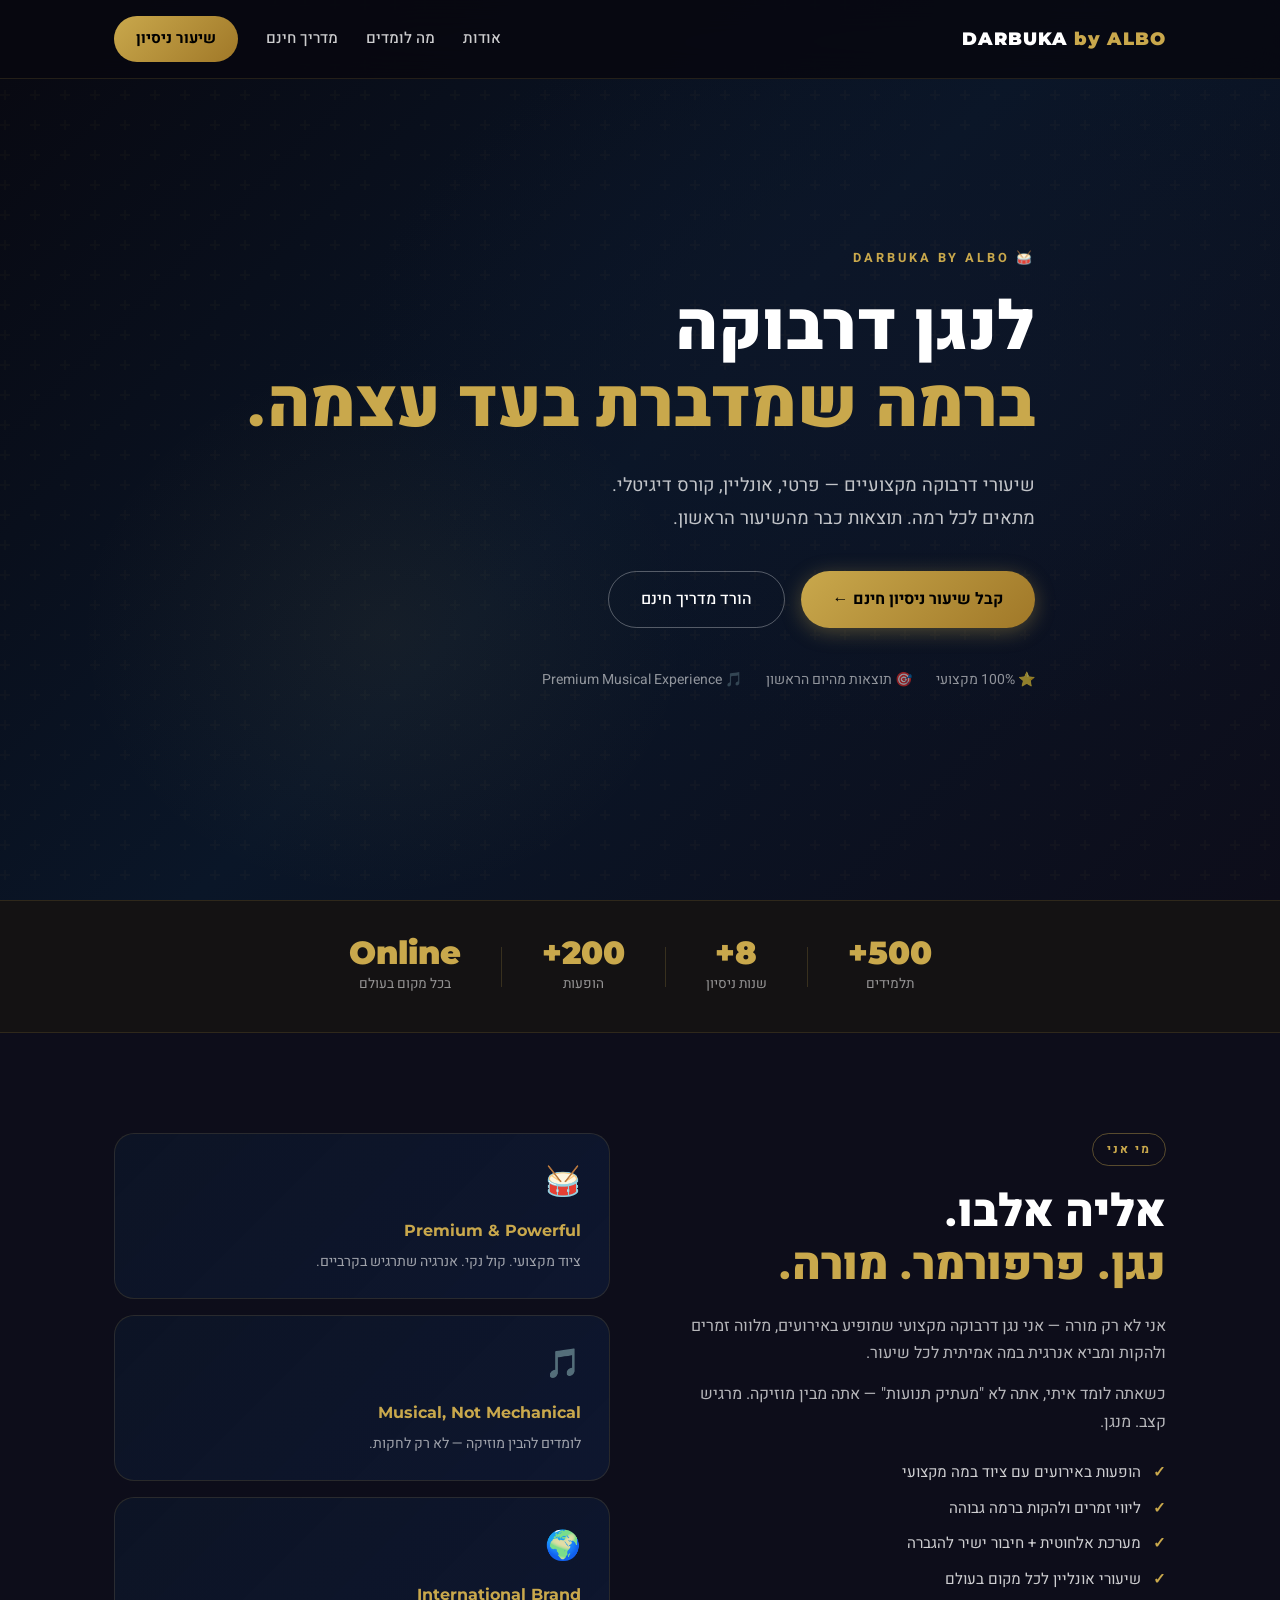
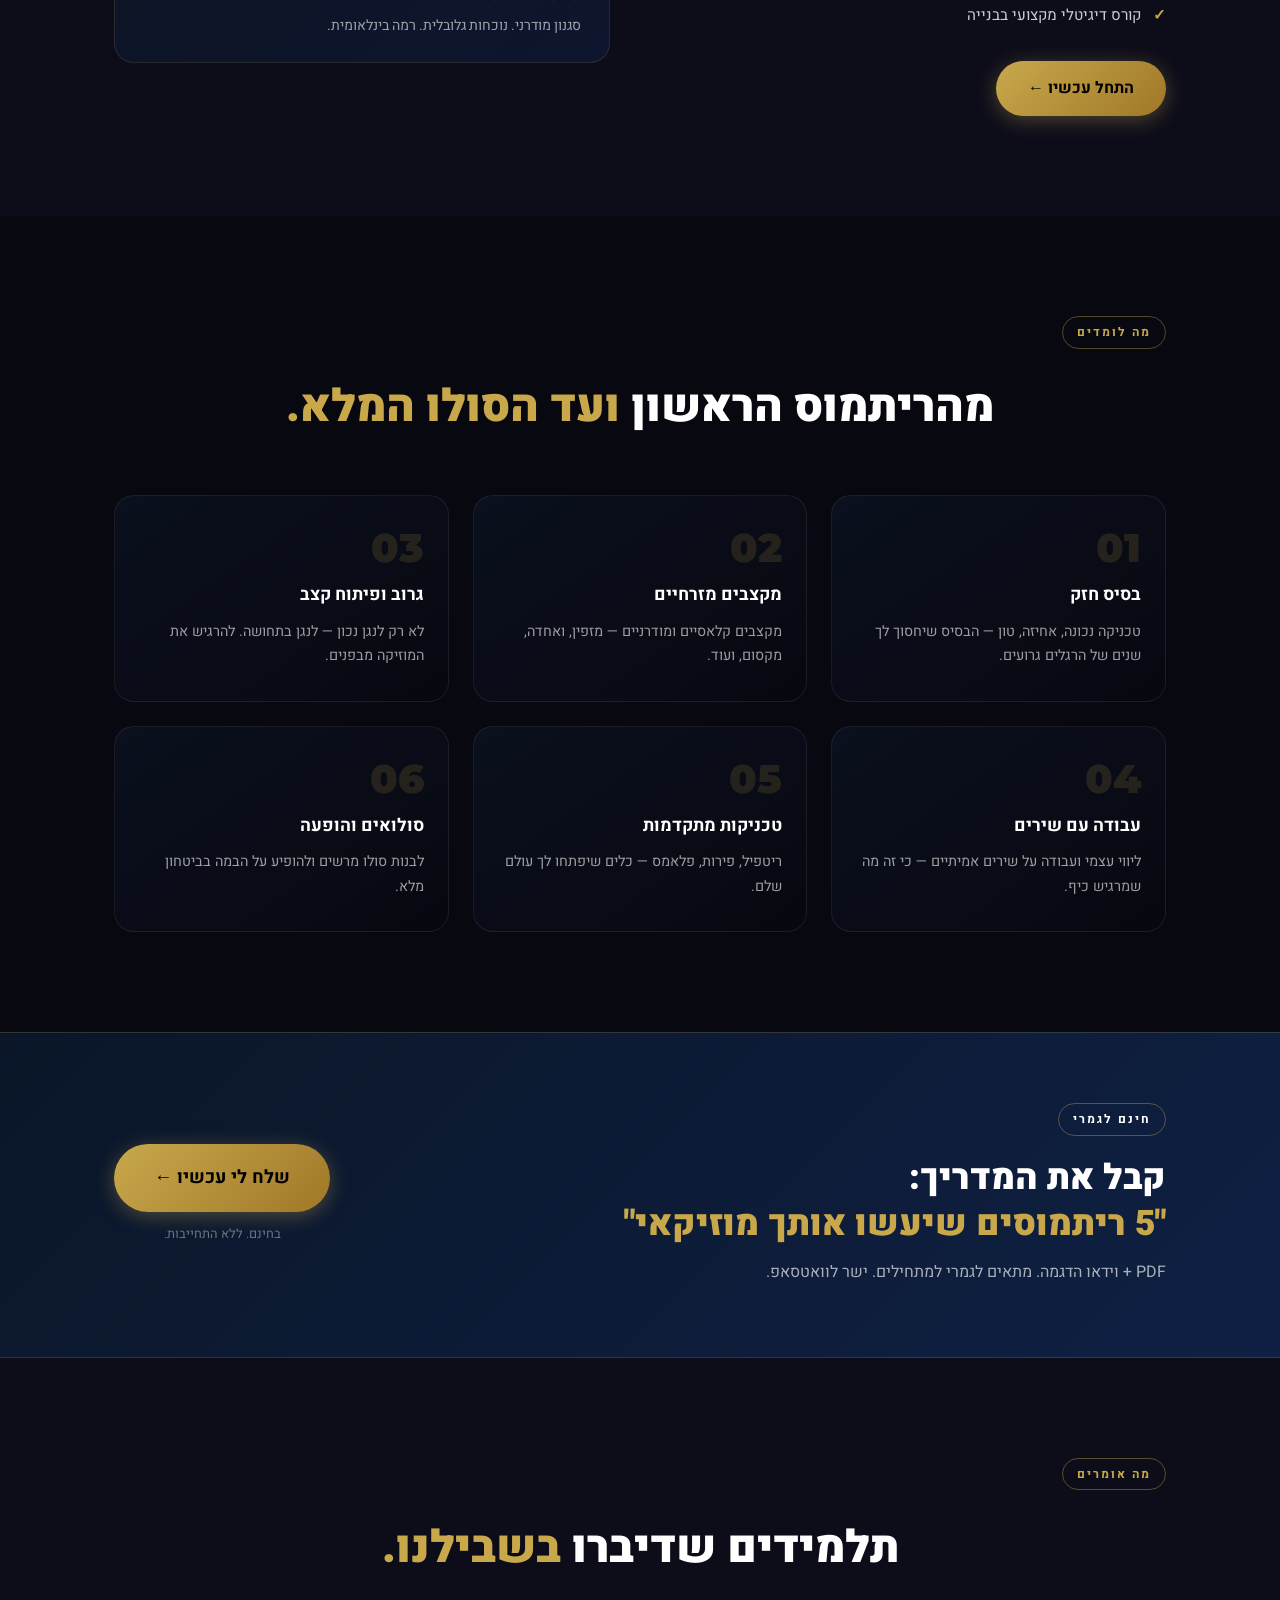
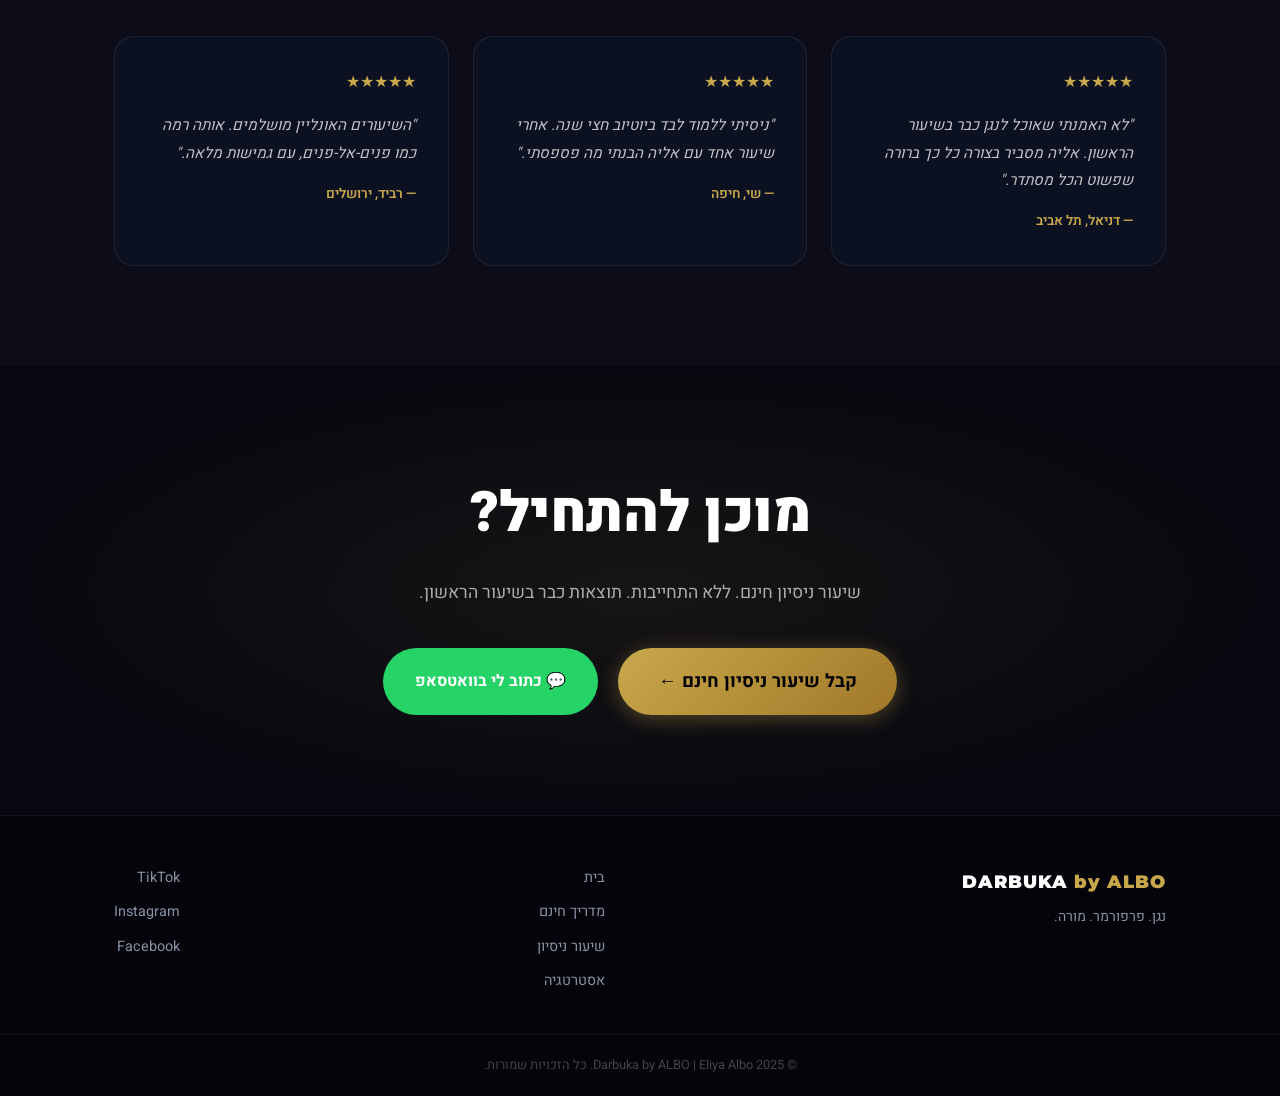
<file: index.html>
<!DOCTYPE html>
<html lang="he" dir="rtl">
<head>
  <meta charset="UTF-8" />
  <meta name="viewport" content="width=device-width, initial-scale=1.0" />
  <title>Darbuka by ALBO | אליה אלבו</title>
  <meta name="description" content="שיעורי דרבוקה מקצועיים עם אליה אלבו. נגן, פרפורמר ומורה ברמה בינלאומית. שיעור ניסיון חינם." />
  <link rel="preconnect" href="https://fonts.googleapis.com" />
  <link rel="preconnect" href="https://fonts.gstatic.com" crossorigin />
  <link href="https://fonts.googleapis.com/css2?family=Heebo:wght@300;400;500;700;900&family=Montserrat:wght@400;700;900&display=swap" rel="stylesheet" />
  <link rel="stylesheet" href="style.css" />
</head>
<body>

  <nav class="nav">
    <div class="nav-inner">
      <a href="index.html" class="logo">DARBUKA <span>by ALBO</span></a>
      <div class="nav-links">
        <a href="#about">אודות</a>
        <a href="#learn">מה לומדים</a>
        <a href="lead-magnet.html">מדריך חינם</a>
        <a href="trial.html" class="btn-nav">שיעור ניסיון</a>
      </div>
    </div>
  </nav>

  <section class="hero">
    <div class="hero-bg"></div>
    <div class="container">
      <div class="hero-label">🥁 Darbuka by ALBO</div>
      <h1 class="hero-title">
        לנגן דרבוקה<br />
        <span class="gold">ברמה שמדברת בעד עצמה.</span>
      </h1>
      <p class="hero-sub">
        שיעורי דרבוקה מקצועיים — פרטי, אונליין, קורס דיגיטלי.<br />
        מתאים לכל רמה. תוצאות כבר מהשיעור הראשון.
      </p>
      <div class="hero-ctas">
        <a href="trial.html" class="btn-primary">קבל שיעור ניסיון חינם ←</a>
        <a href="lead-magnet.html" class="btn-ghost">הורד מדריך חינם</a>
      </div>
      <div class="hero-trust">
        <span>⭐ 100% מקצועי</span>
        <span>🎯 תוצאות מהיום הראשון</span>
        <span>🎵 Premium Musical Experience</span>
      </div>
    </div>
  </section>

  <section class="proof-bar">
    <div class="container proof-bar-inner">
      <div class="proof-item"><strong>500+</strong><span>תלמידים</span></div>
      <div class="proof-divider"></div>
      <div class="proof-item"><strong>8+</strong><span>שנות ניסיון</span></div>
      <div class="proof-divider"></div>
      <div class="proof-item"><strong>200+</strong><span>הופעות</span></div>
      <div class="proof-divider"></div>
      <div class="proof-item"><strong>Online</strong><span>בכל מקום בעולם</span></div>
    </div>
  </section>

  <section class="about" id="about">
    <div class="container about-grid">
      <div class="about-text">
        <div class="section-label">מי אני</div>
        <h2>אליה אלבו.<br /><span class="gold">נגן. פרפורמר. מורה.</span></h2>
        <p>אני לא רק מורה — אני נגן דרבוקה מקצועי שמופיע באירועים, מלווה זמרים ולהקות ומביא אנרגית במה אמיתית לכל שיעור.</p>
        <p>כשאתה לומד איתי, אתה לא "מעתיק תנועות" — אתה מבין מוזיקה. מרגיש קצב. מנגן.</p>
        <ul class="about-list">
          <li><span class="check">✓</span> הופעות באירועים עם ציוד במה מקצועי</li>
          <li><span class="check">✓</span> ליווי זמרים ולהקות ברמה גבוהה</li>
          <li><span class="check">✓</span> מערכת אלחוטית + חיבור ישיר להגברה</li>
          <li><span class="check">✓</span> שיעורי אונליין לכל מקום בעולם</li>
          <li><span class="check">✓</span> קורס דיגיטלי מקצועי בבנייה</li>
        </ul>
        <a href="trial.html" class="btn-primary">התחל עכשיו ←</a>
      </div>
      <div class="about-visual">
        <div class="about-card"><div class="about-card-icon">🥁</div><p class="about-card-title">Premium &amp; Powerful</p><p class="about-card-sub">ציוד מקצועי. קול נקי. אנרגיה שתרגיש בקרביים.</p></div>
        <div class="about-card about-card-2"><div class="about-card-icon">🎵</div><p class="about-card-title">Musical, Not Mechanical</p><p class="about-card-sub">לומדים להבין מוזיקה — לא רק לחקות.</p></div>
        <div class="about-card about-card-3"><div class="about-card-icon">🌍</div><p class="about-card-title">International Brand</p><p class="about-card-sub">סגנון מודרני. נוכחות גלובלית. רמה בינלאומית.</p></div>
      </div>
    </div>
  </section>

  <section class="learn" id="learn">
    <div class="container">
      <div class="section-label">מה לומדים</div>
      <h2>מהריתמוס הראשון <span class="gold">ועד הסולו המלא.</span></h2>
      <div class="learn-grid">
        <div class="learn-card"><div class="learn-num">01</div><h3>בסיס חזק</h3><p>טכניקה נכונה, אחיזה, טון — הבסיס שיחסוך לך שנים של הרגלים גרועים.</p></div>
        <div class="learn-card"><div class="learn-num">02</div><h3>מקצבים מזרחיים</h3><p>מקצבים קלאסיים ומודרניים — מזפין, ואחדה, מקסום, ועוד.</p></div>
        <div class="learn-card"><div class="learn-num">03</div><h3>גרוב ופיתוח קצב</h3><p>לא רק לנגן נכון — לנגן בתחושה. להרגיש את המוזיקה מבפנים.</p></div>
        <div class="learn-card"><div class="learn-num">04</div><h3>עבודה עם שירים</h3><p>ליווי עצמי ועבודה על שירים אמיתיים — כי זה מה שמרגיש כיף.</p></div>
        <div class="learn-card"><div class="learn-num">05</div><h3>טכניקות מתקדמות</h3><p>ריטפיל, פירות, פלאמס — כלים שיפתחו לך עולם שלם.</p></div>
        <div class="learn-card"><div class="learn-num">06</div><h3>סולואים והופעה</h3><p>לבנות סולו מרשים ולהופיע על הבמה בביטחון מלא.</p></div>
      </div>
    </div>
  </section>

  <section class="magnet-banner">
    <div class="container magnet-inner">
      <div class="magnet-text">
        <div class="section-label white">חינם לגמרי</div>
        <h2>קבל את המדריך:<br /><span class="gold">"5 ריתמוסים שיעשו אותך מוזיקאי"</span></h2>
        <p>PDF + וידאו הדגמה. מתאים לגמרי למתחילים. ישר לוואטסאפ.</p>
      </div>
      <div class="magnet-cta">
        <a href="lead-magnet.html" class="btn-primary btn-large">שלח לי עכשיו ←</a>
        <span class="magnet-note">בחינם. ללא התחייבות.</span>
      </div>
    </div>
  </section>

  <section class="testimonials">
    <div class="container">
      <div class="section-label">מה אומרים</div>
      <h2>תלמידים שדיברו <span class="gold">בשבילנו.</span></h2>
      <div class="testi-grid">
        <div class="testi-card"><div class="testi-stars">★★★★★</div><p>"לא האמנתי שאוכל לנגן כבר בשיעור הראשון. אליה מסביר בצורה כל כך ברורה שפשוט הכל מסתדר."</p><div class="testi-name">— דניאל, תל אביב</div></div>
        <div class="testi-card"><div class="testi-stars">★★★★★</div><p>"ניסיתי ללמוד לבד ביוטיוב חצי שנה. אחרי שיעור אחד עם אליה הבנתי מה פספסתי."</p><div class="testi-name">— שי, חיפה</div></div>
        <div class="testi-card"><div class="testi-stars">★★★★★</div><p>"השיעורים האונליין מושלמים. אותה רמה כמו פנים-אל-פנים, עם גמישות מלאה."</p><div class="testi-name">— רביד, ירושלים</div></div>
      </div>
    </div>
  </section>

  <section class="final-cta">
    <div class="container">
      <h2>מוכן להתחיל?</h2>
      <p>שיעור ניסיון חינם. ללא התחייבות. תוצאות כבר בשיעור הראשון.</p>
      <div class="final-cta-btns">
        <a href="trial.html" class="btn-primary btn-large">קבל שיעור ניסיון חינם ←</a>
        <a href="https://wa.me/972XXXXXXXXX?text=היי אליה, אני רוצה לשמוע עוד על שיעורי הדרבוקה" class="btn-whatsapp" target="_blank">💬 כתוב לי בוואטסאפ</a>
      </div>
    </div>
  </section>

  <footer class="footer">
    <div class="container footer-inner">
      <div class="footer-brand"><span class="logo">DARBUKA <span>by ALBO</span></span><p>נגן. פרפורמר. מורה.</p></div>
      <div class="footer-links"><a href="index.html">בית</a><a href="lead-magnet.html">מדריך חינם</a><a href="trial.html">שיעור ניסיון</a><a href="funnel-strategy.html">אסטרטגיה</a></div>
      <div class="footer-social"><a href="#" target="_blank">TikTok</a><a href="#" target="_blank">Instagram</a><a href="#" target="_blank">Facebook</a></div>
    </div>
    <div class="footer-bottom"><p>© 2025 Darbuka by ALBO | Eliya Albo. כל הזכויות שמורות.</p></div>
  </footer>

</body>
</html>
</file>
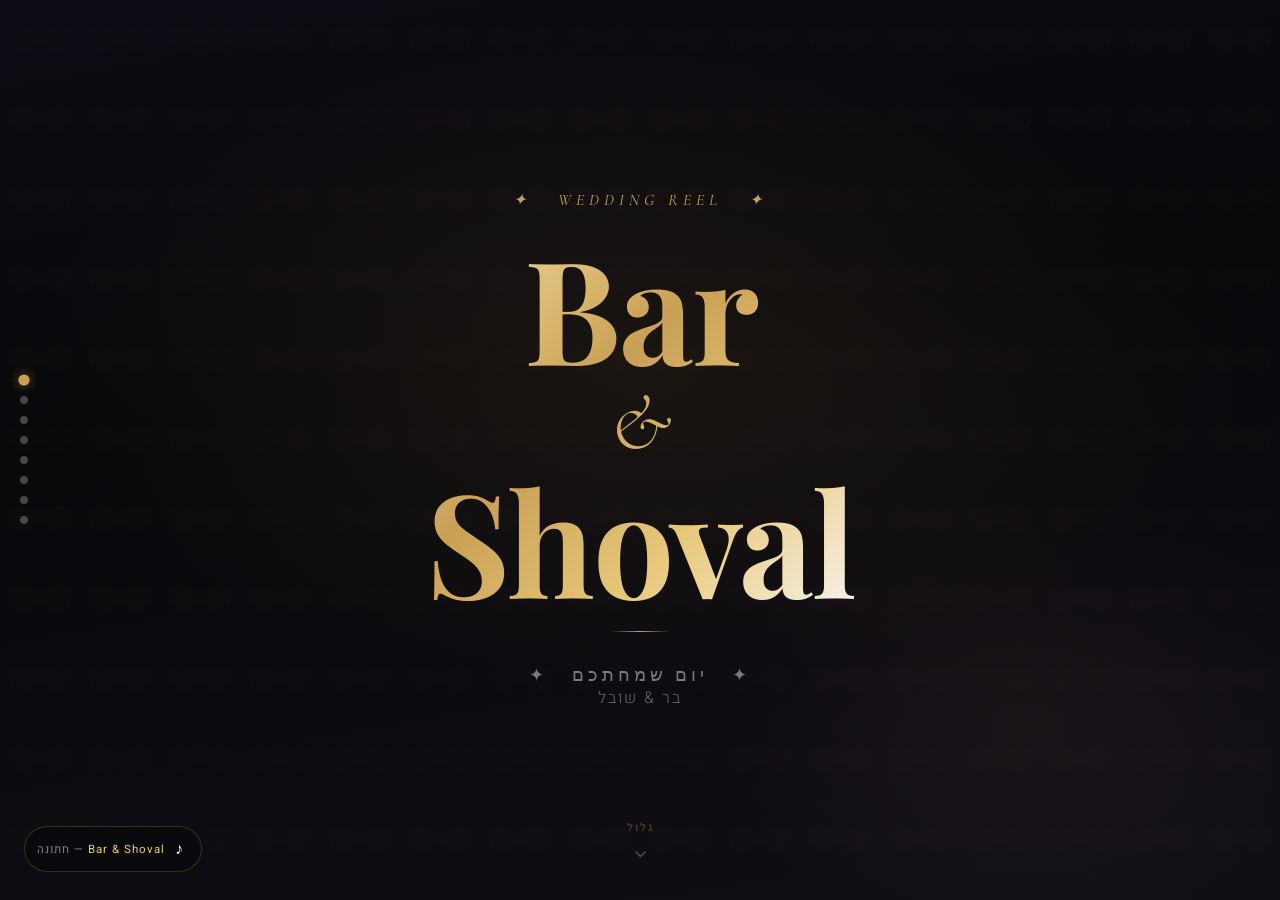
<file: bar-shoval-wedding.html>
<!DOCTYPE html>
<html lang="he" dir="rtl">
<head>
  <meta charset="UTF-8" />
  <meta name="viewport" content="width=device-width, initial-scale=1.0, user-scalable=no" />
  <title>Bar &amp; Shoval — Wedding Reel ♥</title>
  <meta name="description" content="רילס החתונה של בר ושובל" />
  <link rel="preconnect" href="https://fonts.googleapis.com" />
  <link rel="preconnect" href="https://fonts.gstatic.com" crossorigin />
  <link href="https://fonts.googleapis.com/css2?family=Playfair+Display:ital,wght@0,400;0,700;0,900;1,400;1,700&family=Heebo:wght@300;400;500;700&family=Cormorant+Garamond:ital,wght@0,300;0,400;1,300;1,400&display=swap" rel="stylesheet" />
  <style>
    /* =========================================
       WEDDING REEL — Bar & Shoval
    ========================================= */

    :root {
      --dark:   #08070a;
      --dark2:  #111016;
      --dark3:  #1a1822;
      --gold:   #c9a055;
      --gold2:  #e8c87a;
      --gold3:  #f5e0a0;
      --cream:  #f7f2ea;
      --blush:  #e8d0cc;
      --rose:   #c8887a;
      --white:  #ffffff;
      --gray:   rgba(255,255,255,0.5);

      --font-display: 'Playfair Display', serif;
      --font-italic:  'Cormorant Garamond', serif;
      --font-body:    'Heebo', sans-serif;

      --snap-ease: cubic-bezier(0.77, 0, 0.18, 1);
      --reveal: 0.9s cubic-bezier(0.22, 1, 0.36, 1);
    }

    *, *::before, *::after { box-sizing: border-box; margin: 0; padding: 0; }
    html { scroll-behavior: smooth; }

    body {
      font-family: var(--font-body);
      background: var(--dark);
      color: var(--white);
      overflow: hidden;
      height: 100dvh;
      direction: rtl;
    }

    /* ——— SCROLL CONTAINER ——— */
    .reel-scroll {
      height: 100dvh;
      overflow-y: scroll;
      scroll-snap-type: y mandatory;
      -webkit-overflow-scrolling: touch;
      scrollbar-width: none;
    }
    .reel-scroll::-webkit-scrollbar { display: none; }

    /* ——— SECTIONS ——— */
    .reel-section {
      height: 100dvh;
      width: 100%;
      scroll-snap-align: start;
      scroll-snap-stop: always;
      position: relative;
      overflow: hidden;
      display: flex;
      align-items: center;
      justify-content: center;
    }

    /* ——— REVEAL ANIMATIONS ——— */
    .reveal { opacity: 0; transform: translateY(40px); transition: opacity var(--reveal), transform var(--reveal); }
    .reveal.delay-1 { transition-delay: 0.15s; }
    .reveal.delay-2 { transition-delay: 0.30s; }
    .reveal.delay-3 { transition-delay: 0.45s; }
    .reveal.delay-4 { transition-delay: 0.60s; }
    .reveal.delay-5 { transition-delay: 0.75s; }
    .reveal.visible  { opacity: 1; transform: translateY(0); }

    .reveal-scale { opacity: 0; transform: scale(1.04); transition: opacity 1.2s ease, transform 1.4s ease; }
    .reveal-scale.visible { opacity: 1; transform: scale(1); }

    .reveal-left { opacity: 0; transform: translateX(60px); transition: opacity var(--reveal), transform var(--reveal); }
    .reveal-left.visible { opacity: 1; transform: translateX(0); }

    .reveal-right { opacity: 0; transform: translateX(-60px); transition: opacity var(--reveal), transform var(--reveal); }
    .reveal-right.visible { opacity: 1; transform: translateX(0); }

    /* ——— NAV DOTS ——— */
    .nav-dots {
      position: fixed;
      left: 20px;
      top: 50%;
      transform: translateY(-50%);
      display: flex;
      flex-direction: column;
      gap: 12px;
      z-index: 1000;
    }
    .nav-dot {
      width: 8px;
      height: 8px;
      border-radius: 50%;
      background: rgba(255,255,255,0.25);
      cursor: pointer;
      transition: all 0.3s ease;
      border: none;
      padding: 0;
    }
    .nav-dot.active {
      background: var(--gold);
      transform: scale(1.4);
      box-shadow: 0 0 8px rgba(201,160,85,0.6);
    }

    /* ——— MUSIC PLAYER ——— */
    .music-player {
      position: fixed;
      bottom: 28px;
      left: 24px;
      z-index: 1000;
      display: flex;
      align-items: center;
      gap: 10px;
      background: rgba(10,8,12,0.75);
      backdrop-filter: blur(16px);
      border: 1px solid rgba(201,160,85,0.25);
      border-radius: 50px;
      padding: 10px 18px 10px 12px;
      cursor: pointer;
      transition: 0.3s ease;
    }
    .music-player:hover { border-color: var(--gold); }
    .music-icon { font-size: 1rem; animation: spin-note 3s linear infinite; display: inline-block; }
    @keyframes spin-note {
      0%   { transform: rotate(-15deg); }
      50%  { transform: rotate(15deg); }
      100% { transform: rotate(-15deg); }
    }
    .music-label { font-size: 0.72rem; color: var(--gray); letter-spacing: 1px; }
    .music-label span { color: var(--gold2); }

    /* ——— PARTICLES CANVAS ——— */
    #particles { position: fixed; inset: 0; pointer-events: none; z-index: 0; opacity: 0.6; }

    /* ================================================
       SECTION 1 — OPENING HERO
    ================================================ */
    .s1-bg {
      position: absolute;
      inset: 0;
      background:
        radial-gradient(ellipse 80% 60% at 50% 40%, rgba(201,160,85,0.09) 0%, transparent 60%),
        radial-gradient(ellipse 50% 50% at 80% 80%, rgba(200,136,122,0.06) 0%, transparent 50%),
        linear-gradient(170deg, #0e0c14 0%, #08070a 40%, #110f16 100%);
    }
    .s1-bg::after {
      content: '';
      position: absolute;
      inset: 0;
      background: url("data:image/svg+xml,%3Csvg width='80' height='80' viewBox='0 0 80 80' xmlns='http://www.w3.org/2000/svg'%3E%3Cg fill='%23c9a055' fill-opacity='0.025'%3E%3Cpath d='M40 35 C40 35 30 25 22 25 C14 25 8 31 8 38 C8 45 14 51 22 51 C28 51 34 47 40 42 C46 47 52 51 58 51 C66 51 72 45 72 38 C72 31 66 25 58 25 C50 25 40 35 40 35Z'/%3E%3C/g%3E%3C/svg%3E");
      opacity: 0.4;
    }

    .s1-content { position: relative; z-index: 1; text-align: center; }

    .s1-pre {
      font-family: var(--font-italic);
      font-size: clamp(0.85rem, 2vw, 1rem);
      letter-spacing: 5px;
      text-transform: uppercase;
      color: var(--gold);
      margin-bottom: 28px;
      font-style: italic;
    }

    .s1-names {
      font-family: var(--font-display);
      font-size: clamp(4rem, 14vw, 9rem);
      font-weight: 700;
      line-height: 0.95;
      letter-spacing: -2px;
      background: linear-gradient(135deg, var(--gold3) 0%, var(--gold) 40%, var(--gold2) 70%, var(--cream) 100%);
      -webkit-background-clip: text;
      -webkit-text-fill-color: transparent;
      background-clip: text;
      margin-bottom: 12px;
    }

    .s1-ampersand {
      font-family: var(--font-italic);
      font-size: clamp(2rem, 7vw, 5rem);
      font-style: italic;
      font-weight: 300;
      color: var(--rose);
      display: block;
      line-height: 1;
      margin: 8px 0;
    }

    .s1-date {
      font-family: var(--font-italic);
      font-size: clamp(0.9rem, 2.5vw, 1.15rem);
      color: rgba(255,255,255,0.45);
      letter-spacing: 4px;
      margin-top: 32px;
    }

    .s1-divider {
      width: 60px;
      height: 1px;
      background: linear-gradient(90deg, transparent, var(--gold), transparent);
      margin: 24px auto;
    }

    .s1-sub {
      font-size: clamp(0.85rem, 2vw, 1rem);
      color: rgba(255,255,255,0.35);
      letter-spacing: 2px;
      font-weight: 300;
    }

    .s1-scroll-hint {
      position: absolute;
      bottom: 36px;
      left: 50%;
      transform: translateX(-50%);
      display: flex;
      flex-direction: column;
      align-items: center;
      gap: 8px;
      opacity: 0.4;
      animation: bounce-hint 2.5s ease-in-out infinite;
    }
    @keyframes bounce-hint {
      0%, 100% { transform: translateX(-50%) translateY(0); }
      50% { transform: translateX(-50%) translateY(8px); }
    }
    .s1-scroll-hint span { font-size: 0.7rem; letter-spacing: 2px; text-transform: uppercase; color: var(--gold); }
    .s1-scroll-hint svg { width: 20px; height: 20px; stroke: var(--gold); fill: none; stroke-width: 2; }

    /* ================================================
       SECTION 2 — CHAPTER I: CEREMONY
    ================================================ */
    .s2-bg {
      position: absolute;
      inset: 0;
      background: linear-gradient(160deg, #0f0e18 0%, #0a0908 100%);
    }

    .s-split {
      display: grid;
      grid-template-columns: 1fr 1fr;
      width: 100%;
      height: 100%;
      position: relative;
      z-index: 1;
    }

    .s-split-media {
      position: relative;
      overflow: hidden;
      display: flex;
      align-items: center;
      justify-content: center;
    }

    .media-placeholder {
      width: 100%;
      height: 100%;
      position: relative;
      overflow: hidden;
    }

    /* ——— VIDEO PLACEHOLDER ——— */
    .video-slot {
      width: 100%;
      height: 100%;
      display: flex;
      align-items: center;
      justify-content: center;
      position: relative;
      overflow: hidden;
      background: var(--dark3);
      cursor: pointer;
    }
    .video-slot video {
      position: absolute;
      inset: 0;
      width: 100%;
      height: 100%;
      object-fit: cover;
    }
    .video-slot-placeholder {
      display: flex;
      flex-direction: column;
      align-items: center;
      gap: 16px;
      opacity: 0.35;
      pointer-events: none;
    }
    .video-slot video ~ .video-slot-placeholder { display: none; }
    .video-slot-placeholder svg { width: 56px; height: 56px; stroke: var(--gold); fill: none; stroke-width: 1; }
    .video-slot-placeholder span { font-size: 0.78rem; letter-spacing: 2px; text-transform: uppercase; color: var(--gold); }
    .play-btn-overlay {
      position: absolute;
      inset: 0;
      display: flex;
      align-items: center;
      justify-content: center;
      z-index: 2;
      transition: 0.3s ease;
    }
    .play-btn {
      width: 64px;
      height: 64px;
      border-radius: 50%;
      background: rgba(0,0,0,0.5);
      border: 2px solid rgba(201,160,85,0.7);
      display: flex;
      align-items: center;
      justify-content: center;
      transition: 0.3s ease;
      cursor: pointer;
    }
    .play-btn:hover { background: rgba(201,160,85,0.2); border-color: var(--gold); transform: scale(1.1); }
    .play-btn svg { width: 24px; height: 24px; fill: var(--white); margin-right: -3px; }
    .video-slot.playing .play-btn-overlay { opacity: 0; }
    .video-slot:hover .play-btn-overlay { opacity: 1; }
    .video-gradient-overlay {
      position: absolute;
      inset: 0;
      background: linear-gradient(to right, transparent 60%, rgba(10,9,8,0.8) 100%);
      z-index: 1;
      pointer-events: none;
    }
    .video-gradient-overlay.left-to-right {
      background: linear-gradient(to left, transparent 60%, rgba(10,9,8,0.8) 100%);
    }

    /* ——— IMAGE PLACEHOLDER ——— */
    .img-slot {
      width: 100%;
      height: 100%;
      display: flex;
      align-items: center;
      justify-content: center;
      position: relative;
      overflow: hidden;
      background: var(--dark3);
    }
    .img-slot img {
      position: absolute;
      inset: 0;
      width: 100%;
      height: 100%;
      object-fit: cover;
    }
    .img-slot-placeholder {
      display: flex;
      flex-direction: column;
      align-items: center;
      gap: 12px;
      opacity: 0.3;
      pointer-events: none;
    }
    .img-slot img ~ .img-slot-placeholder { display: none; }
    .img-slot-placeholder svg { width: 48px; height: 48px; stroke: var(--gold2); fill: none; stroke-width: 1; }
    .img-slot-placeholder span { font-size: 0.7rem; letter-spacing: 2px; text-transform: uppercase; color: var(--gold2); }

    .s-split-text {
      display: flex;
      flex-direction: column;
      justify-content: center;
      padding: clamp(32px, 6vw, 80px);
    }

    .chapter-label {
      font-family: var(--font-italic);
      font-size: 0.78rem;
      letter-spacing: 4px;
      text-transform: uppercase;
      color: var(--gold);
      font-style: italic;
      margin-bottom: 20px;
    }

    .chapter-title {
      font-family: var(--font-display);
      font-size: clamp(2rem, 5vw, 3.5rem);
      font-weight: 700;
      line-height: 1.15;
      color: var(--cream);
      margin-bottom: 20px;
    }

    .chapter-title em {
      font-style: italic;
      color: var(--gold2);
    }

    .chapter-divider {
      width: 50px;
      height: 1px;
      background: linear-gradient(90deg, var(--gold), transparent);
      margin-bottom: 20px;
    }

    .chapter-body {
      font-size: clamp(0.88rem, 1.8vw, 1.05rem);
      color: rgba(255,255,255,0.55);
      line-height: 1.9;
      max-width: 360px;
      font-weight: 300;
    }

    /* ——— Caption placeholder ——— */
    .caption-placeholder {
      display: none; /* remove to show editing hint */
      font-size: 0.72rem;
      color: rgba(201,160,85,0.4);
      letter-spacing: 1px;
      border: 1px dashed rgba(201,160,85,0.2);
      border-radius: 8px;
      padding: 8px 12px;
      margin-top: 16px;
      direction: ltr;
    }

    /* ================================================
       SECTION 3 — FULLSCREEN VIDEO 1
    ================================================ */
    .s3-bg, .s6-bg {
      position: absolute;
      inset: 0;
      background: var(--dark);
    }
    .s3-video-full {
      position: absolute;
      inset: 0;
      width: 100%;
      height: 100%;
      object-fit: cover;
    }
    .s3-overlay {
      position: absolute;
      inset: 0;
      background:
        linear-gradient(to top, rgba(8,7,10,0.85) 0%, rgba(8,7,10,0.1) 50%, rgba(8,7,10,0.4) 100%);
      z-index: 1;
    }
    .s3-content {
      position: relative;
      z-index: 2;
      text-align: center;
      width: 100%;
      padding: 0 24px;
    }
    .s3-quote {
      font-family: var(--font-italic);
      font-size: clamp(1.4rem, 4vw, 2.8rem);
      font-style: italic;
      font-weight: 300;
      color: var(--cream);
      max-width: 700px;
      margin: 0 auto 20px;
      line-height: 1.5;
      text-shadow: 0 2px 20px rgba(0,0,0,0.5);
    }
    .s3-attr {
      font-size: 0.8rem;
      letter-spacing: 3px;
      text-transform: uppercase;
      color: var(--gold);
      font-family: var(--font-italic);
      font-style: italic;
    }
    .s3-play-center {
      position: absolute;
      inset: 0;
      display: flex;
      align-items: center;
      justify-content: center;
      z-index: 3;
    }
    .s3-play-btn {
      width: 80px;
      height: 80px;
      border-radius: 50%;
      background: rgba(0,0,0,0.4);
      border: 2px solid rgba(201,160,85,0.6);
      display: flex;
      align-items: center;
      justify-content: center;
      transition: 0.3s ease;
      cursor: pointer;
    }
    .s3-play-btn:hover { background: rgba(201,160,85,0.15); transform: scale(1.08); }
    .s3-play-btn svg { width: 28px; height: 28px; fill: var(--white); margin-right: -4px; }
    .s3-placeholder-bg {
      position: absolute;
      inset: 0;
      display: flex;
      flex-direction: column;
      align-items: center;
      justify-content: center;
      background: linear-gradient(135deg, #0f0d18, #1a1420, #0a0910);
      gap: 16px;
    }
    .s3-placeholder-bg::before {
      content: '';
      position: absolute;
      inset: 0;
      background: radial-gradient(ellipse 50% 50% at 50% 50%, rgba(201,160,85,0.07) 0%, transparent 60%);
    }
    .s3-placeholder-bg svg { width: 72px; height: 72px; stroke: rgba(201,160,85,0.35); fill: none; stroke-width: 1; }
    .s3-placeholder-bg span { font-size: 0.72rem; letter-spacing: 3px; text-transform: uppercase; color: rgba(201,160,85,0.35); }

    /* ================================================
       SECTION 4 — PHOTO GALLERY
    ================================================ */
    .s4-bg {
      position: absolute;
      inset: 0;
      background: linear-gradient(150deg, #0a0810 0%, #100e18 50%, #08070c 100%);
    }
    .s4-content {
      position: relative;
      z-index: 1;
      width: 100%;
      height: 100%;
      display: flex;
      flex-direction: column;
      padding: 48px clamp(16px, 4vw, 60px) 40px;
    }
    .s4-header {
      display: flex;
      align-items: flex-end;
      justify-content: space-between;
      margin-bottom: 28px;
      flex-shrink: 0;
    }
    .s4-title {
      font-family: var(--font-display);
      font-size: clamp(1.6rem, 4vw, 2.8rem);
      font-weight: 700;
      color: var(--cream);
    }
    .s4-title em { color: var(--gold2); font-style: italic; }
    .s4-counter { font-size: 0.78rem; letter-spacing: 3px; color: var(--gray); font-family: var(--font-italic); font-style: italic; }
    .gallery-grid {
      display: grid;
      grid-template-columns: repeat(3, 1fr);
      grid-template-rows: repeat(2, 1fr);
      gap: 10px;
      flex: 1;
      overflow: hidden;
    }
    .gallery-item {
      position: relative;
      overflow: hidden;
      border-radius: 6px;
      cursor: pointer;
      transition: transform 0.35s ease;
    }
    .gallery-item:hover { transform: scale(1.02); z-index: 2; }
    .gallery-item.tall { grid-row: span 2; }
    .gallery-item img { position: absolute; inset: 0; width: 100%; height: 100%; object-fit: cover; }
    .gallery-item-ph {
      width: 100%;
      height: 100%;
      display: flex;
      flex-direction: column;
      align-items: center;
      justify-content: center;
      gap: 10px;
      background: linear-gradient(135deg, var(--dark3), rgba(26,24,34,0.5));
    }
    .gallery-item img ~ .gallery-item-ph { display: none; }
    .gallery-item-ph-num {
      font-family: var(--font-display);
      font-size: 2rem;
      font-weight: 700;
      color: rgba(201,160,85,0.15);
    }
    .gallery-item-ph-ico { font-size: 1.4rem; opacity: 0.3; }
    .gallery-item-ph-lbl { font-size: 0.65rem; letter-spacing: 2px; text-transform: uppercase; color: rgba(201,160,85,0.3); }
    .gallery-item-overlay {
      position: absolute;
      inset: 0;
      background: linear-gradient(to top, rgba(8,7,10,0.5) 0%, transparent 50%);
      z-index: 1;
      opacity: 0;
      transition: 0.3s ease;
    }
    .gallery-item:hover .gallery-item-overlay { opacity: 1; }

    /* ================================================
       SECTION 5 — CHAPTER II: FIRST DANCE
    ================================================ */
    .s5-bg {
      position: absolute;
      inset: 0;
      background: linear-gradient(160deg, #0a0808 0%, #120e18 100%);
    }

    /* ================================================
       SECTION 6 — FULLSCREEN VIDEO 2
    ================================================ */
    .s6-video-full {
      position: absolute;
      inset: 0;
      width: 100%;
      height: 100%;
      object-fit: cover;
    }

    /* ================================================
       SECTION 7 — LOVE NOTE
    ================================================ */
    .s7-bg {
      position: absolute;
      inset: 0;
      background:
        radial-gradient(ellipse 70% 60% at 50% 50%, rgba(200,136,122,0.08) 0%, transparent 60%),
        radial-gradient(ellipse 40% 40% at 20% 80%, rgba(201,160,85,0.06) 0%, transparent 50%),
        linear-gradient(135deg, #0e0b14 0%, #0a0810 60%, #120a0e 100%);
    }
    .s7-content {
      position: relative;
      z-index: 1;
      text-align: center;
      padding: 0 clamp(24px, 8vw, 120px);
      max-width: 900px;
    }
    .s7-hearts {
      display: flex;
      justify-content: center;
      gap: 10px;
      margin-bottom: 36px;
    }
    .heart {
      font-size: clamp(1.2rem, 3vw, 1.8rem);
      animation: heartbeat 1.6s ease-in-out infinite;
    }
    .heart:nth-child(2) { animation-delay: 0.2s; font-size: clamp(1.6rem, 4vw, 2.4rem); }
    .heart:nth-child(3) { animation-delay: 0.4s; }
    @keyframes heartbeat {
      0%, 100% { transform: scale(1); }
      15% { transform: scale(1.25); }
      30% { transform: scale(1); }
      45% { transform: scale(1.1); }
    }
    .s7-quote-main {
      font-family: var(--font-italic);
      font-size: clamp(1.6rem, 4.5vw, 3rem);
      font-style: italic;
      font-weight: 300;
      color: var(--cream);
      line-height: 1.6;
      margin-bottom: 32px;
    }
    .s7-quote-main strong {
      font-weight: 700;
      font-style: normal;
      color: var(--gold2);
    }
    .s7-divider {
      width: 80px;
      height: 1px;
      background: linear-gradient(90deg, transparent, var(--rose), transparent);
      margin: 0 auto 28px;
    }
    .s7-names-small {
      font-family: var(--font-display);
      font-size: clamp(1rem, 3vw, 1.5rem);
      font-weight: 700;
      background: linear-gradient(135deg, var(--gold3), var(--gold));
      -webkit-background-clip: text;
      -webkit-text-fill-color: transparent;
      background-clip: text;
      letter-spacing: 4px;
    }

    /* ================================================
       SECTION 8 — CLOSING
    ================================================ */
    .s8-bg {
      position: absolute;
      inset: 0;
      background:
        radial-gradient(ellipse 60% 60% at 50% 50%, rgba(201,160,85,0.1) 0%, transparent 65%),
        radial-gradient(ellipse 40% 40% at 80% 20%, rgba(200,136,122,0.06) 0%, transparent 50%),
        linear-gradient(170deg, #0e0c18 0%, #08070a 50%, #100c14 100%);
    }
    .s8-bg::before {
      content: '';
      position: absolute;
      inset: 0;
      background: url("data:image/svg+xml,%3Csvg width='100' height='100' viewBox='0 0 100 100' xmlns='http://www.w3.org/2000/svg'%3E%3Cg fill='%23c9a055' fill-opacity='0.02'%3E%3Ccircle cx='50' cy='50' r='2'/%3E%3Ccircle cx='10' cy='10' r='1.5'/%3E%3Ccircle cx='90' cy='90' r='1.5'/%3E%3Ccircle cx='10' cy='90' r='1'/%3E%3Ccircle cx='90' cy='10' r='1'/%3E%3C/g%3E%3C/svg%3E");
    }
    .s8-content {
      position: relative;
      z-index: 1;
      text-align: center;
    }
    .s8-pre {
      font-family: var(--font-italic);
      font-size: clamp(0.8rem, 2vw, 0.95rem);
      font-style: italic;
      letter-spacing: 5px;
      color: var(--rose);
      margin-bottom: 24px;
      text-transform: uppercase;
    }
    .s8-names {
      font-family: var(--font-display);
      font-size: clamp(3.5rem, 12vw, 8rem);
      font-weight: 900;
      background: linear-gradient(135deg, var(--gold3) 0%, var(--gold) 40%, var(--gold2) 70%, var(--cream) 100%);
      -webkit-background-clip: text;
      -webkit-text-fill-color: transparent;
      background-clip: text;
      letter-spacing: -2px;
      line-height: 0.95;
      margin-bottom: 16px;
    }
    .s8-amp {
      font-family: var(--font-italic);
      font-style: italic;
      font-size: 0.45em;
      color: var(--rose);
      -webkit-text-fill-color: var(--rose);
      display: block;
    }
    .s8-divider {
      width: 80px;
      height: 1px;
      background: linear-gradient(90deg, transparent, var(--gold), transparent);
      margin: 28px auto;
    }
    .s8-forever {
      font-family: var(--font-italic);
      font-size: clamp(1rem, 3vw, 1.5rem);
      font-style: italic;
      font-weight: 300;
      color: rgba(255,255,255,0.45);
      letter-spacing: 6px;
      text-transform: uppercase;
    }
    .s8-date {
      margin-top: 20px;
      font-size: 0.8rem;
      letter-spacing: 4px;
      color: rgba(255,255,255,0.25);
    }

    /* ——— CREDIT ——— */
    .s8-credit {
      position: absolute;
      bottom: 28px;
      left: 50%;
      transform: translateX(-50%);
      font-size: 0.7rem;
      letter-spacing: 2px;
      color: rgba(255,255,255,0.2);
      white-space: nowrap;
    }

    /* ================================================
       RESPONSIVE
    ================================================ */
    @media (max-width: 700px) {
      .s-split {
        grid-template-columns: 1fr;
        grid-template-rows: 55% 1fr;
      }
      .s-split-text { padding: 28px 24px; }
      .s-split-media { height: 100%; }
      .video-gradient-overlay,
      .video-gradient-overlay.left-to-right {
        background: linear-gradient(to top, rgba(10,9,8,0.85) 0%, transparent 50%);
      }
      .gallery-grid { gap: 6px; }
      .s7-content { padding: 0 20px; }
      .nav-dots { left: 10px; }
    }

    @media (max-width: 480px) {
      .s1-names { font-size: clamp(3.2rem, 17vw, 4.5rem); }
      .chapter-title { font-size: 1.8rem; }
      .s3-quote { font-size: 1.3rem; }
      .s8-names { font-size: clamp(3rem, 16vw, 5rem); }
    }
  </style>
</head>
<body>

  <!-- PARTICLES -->
  <canvas id="particles"></canvas>

  <!-- NAV DOTS -->
  <nav class="nav-dots" aria-label="ניווט">
    <button class="nav-dot active" data-section="0" title="פתיחה"></button>
    <button class="nav-dot" data-section="1" title="הטקס"></button>
    <button class="nav-dot" data-section="2" title="סרטון 1"></button>
    <button class="nav-dot" data-section="3" title="גלריה"></button>
    <button class="nav-dot" data-section="4" title="הריקוד הראשון"></button>
    <button class="nav-dot" data-section="5" title="סרטון 2"></button>
    <button class="nav-dot" data-section="6" title="מכתב אהבה"></button>
    <button class="nav-dot" data-section="7" title="סיום"></button>
  </nav>

  <!-- MUSIC PLAYER (placeholder) -->
  <div class="music-player" id="musicPlayer" title="מוזיקה">
    <span class="music-icon">♪</span>
    <span class="music-label">
      <!-- הכנס שם השיר כאן -->
      <span>Bar &amp; Shoval</span> — חתונה
    </span>
    <!-- להוסיף מוזיקה: <audio id="bgAudio" src="your-music.mp3" loop></audio> -->
  </div>

  <!-- SCROLL CONTAINER -->
  <div class="reel-scroll" id="reelScroll">

    <!-- ========================================
         SECTION 1 — OPENING
    ======================================== -->
    <section class="reel-section" id="s1">
      <div class="s1-bg"></div>

      <div class="s1-content">
        <div class="s1-pre reveal">
          ✦ &nbsp; Wedding Reel &nbsp; ✦
        </div>
        <div class="s1-names reveal delay-1">
          Bar
          <span class="s1-ampersand">&amp;</span>
          Shoval
        </div>
        <div class="s1-divider reveal delay-2"></div>
        <div class="s1-date reveal delay-3">
          <!-- הכנס תאריך החתונה -->
          ✦ &nbsp; יום שמחתכם &nbsp; ✦
        </div>
        <div class="s1-sub reveal delay-4">בר &amp; שובל</div>
      </div>

      <div class="s1-scroll-hint">
        <span>גלול</span>
        <svg viewBox="0 0 24 24"><polyline points="6 9 12 15 18 9"></polyline></svg>
      </div>
    </section>

    <!-- ========================================
         SECTION 2 — CHAPTER I: CEREMONY
    ======================================== -->
    <section class="reel-section" id="s2">
      <div class="s2-bg"></div>
      <div class="s-split">

        <!-- MEDIA: הכנס כאן סרטון/תמונה מהטקס -->
        <div class="s-split-media">
          <div class="video-slot" onclick="toggleVideo(this)">
            <!--
              להוסיף וידאו: הסר הערה מהשורה הבאה והכנס את נתיב הקובץ:
              <video src="videos/ceremony.mp4" muted playsinline loop></video>
            -->
            <div class="video-slot-placeholder">
              <svg viewBox="0 0 24 24"><polygon points="23 7 16 12 23 17 23 7"></polygon><rect x="1" y="5" width="15" height="14" rx="2" ry="2"></rect></svg>
              <span>ceremony.mp4</span>
            </div>
            <div class="play-btn-overlay">
              <div class="play-btn">
                <svg viewBox="0 0 24 24"><polygon points="5 3 19 12 5 21 5 3"></polygon></svg>
              </div>
            </div>
            <div class="video-gradient-overlay"></div>
          </div>
        </div>

        <!-- TEXT -->
        <div class="s-split-text">
          <div class="chapter-label reveal">Chapter I</div>
          <div class="chapter-title reveal delay-1">
            הרגע<br /><em>שהתחיל הכל.</em>
          </div>
          <div class="chapter-divider reveal delay-2"></div>
          <div class="chapter-body reveal delay-3">
            <!-- הכנס טקסט אישי כאן -->
            היום שבו שני נשמות הפכו לאחת.
            מתחת לחופה, עם עיניים דומעות
            וחיוכים שלא ירדו.
          </div>
        </div>
      </div>
    </section>

    <!-- ========================================
         SECTION 3 — FULLSCREEN VIDEO 1
    ======================================== -->
    <section class="reel-section" id="s3">
      <div class="s3-bg"></div>

      <!-- MEDIA: הכנס כאן את הסרטון המרכזי הראשון -->
      <div class="s3-placeholder-bg" id="s3-placeholder">
        <svg viewBox="0 0 24 24"><polygon points="23 7 16 12 23 17 23 7"></polygon><rect x="1" y="5" width="15" height="14" rx="2" ry="2"></rect></svg>
        <span>main-video-1.mp4</span>
      </div>
      <!--
        להוסיף וידאו מלא: הסר הערה מהשורות הבאות:
        <video class="s3-video-full" id="s3video" src="videos/main-1.mp4" muted playsinline loop></video>
        ועדכן את id="s3-placeholder" להיות style="display:none"
      -->

      <div class="s3-overlay"></div>

      <div class="s3-play-center">
        <div class="s3-play-btn" onclick="toggleFullVideo('s3video', this)">
          <svg viewBox="0 0 24 24"><polygon points="5 3 19 12 5 21 5 3"></polygon></svg>
        </div>
      </div>

      <div class="s3-content" style="position:absolute;bottom:60px;width:100%;">
        <div class="s3-quote reveal">
          <!-- הכנס ציטוט/רגע מיוחד מהחתונה -->
          "כי אני שלי ודודי לי."
        </div>
        <div class="s3-attr reveal delay-1">שיר השירים</div>
      </div>
    </section>

    <!-- ========================================
         SECTION 4 — PHOTO GALLERY
    ======================================== -->
    <section class="reel-section" id="s4">
      <div class="s4-bg"></div>
      <div class="s4-content">

        <div class="s4-header">
          <div class="s4-title reveal">
            רגעים <em>שנעצרו</em>
          </div>
          <div class="s4-counter reveal delay-1">Bar &amp; Shoval ✦ 2025</div>
        </div>

        <!-- GALLERY: הכנס כאן 6 תמונות -->
        <div class="gallery-grid">

          <div class="gallery-item tall reveal">
            <!-- <img src="photos/photo-1.jpg" alt="photo 1" /> -->
            <div class="gallery-item-ph">
              <div class="gallery-item-ph-num">01</div>
              <div class="gallery-item-ph-ico">📷</div>
              <div class="gallery-item-ph-lbl">photo-1.jpg</div>
            </div>
            <div class="gallery-item-overlay"></div>
          </div>

          <div class="gallery-item reveal delay-1">
            <!-- <img src="photos/photo-2.jpg" alt="photo 2" /> -->
            <div class="gallery-item-ph">
              <div class="gallery-item-ph-num">02</div>
              <div class="gallery-item-ph-ico">📷</div>
              <div class="gallery-item-ph-lbl">photo-2.jpg</div>
            </div>
            <div class="gallery-item-overlay"></div>
          </div>

          <div class="gallery-item reveal delay-2">
            <!-- <img src="photos/photo-3.jpg" alt="photo 3" /> -->
            <div class="gallery-item-ph">
              <div class="gallery-item-ph-num">03</div>
              <div class="gallery-item-ph-ico">📷</div>
              <div class="gallery-item-ph-lbl">photo-3.jpg</div>
            </div>
            <div class="gallery-item-overlay"></div>
          </div>

          <div class="gallery-item reveal delay-1">
            <!-- <img src="photos/photo-4.jpg" alt="photo 4" /> -->
            <div class="gallery-item-ph">
              <div class="gallery-item-ph-num">04</div>
              <div class="gallery-item-ph-ico">📷</div>
              <div class="gallery-item-ph-lbl">photo-4.jpg</div>
            </div>
            <div class="gallery-item-overlay"></div>
          </div>

          <div class="gallery-item reveal delay-2">
            <!-- <img src="photos/photo-5.jpg" alt="photo 5" /> -->
            <div class="gallery-item-ph">
              <div class="gallery-item-ph-num">05</div>
              <div class="gallery-item-ph-ico">📷</div>
              <div class="gallery-item-ph-lbl">photo-5.jpg</div>
            </div>
            <div class="gallery-item-overlay"></div>
          </div>

        </div>
      </div>
    </section>

    <!-- ========================================
         SECTION 5 — CHAPTER II: FIRST DANCE
    ======================================== -->
    <section class="reel-section" id="s5">
      <div class="s5-bg"></div>
      <div class="s-split">

        <!-- TEXT (on right for variation) -->
        <div class="s-split-text">
          <div class="chapter-label reveal">Chapter II</div>
          <div class="chapter-title reveal delay-1">
            הריקוד<br /><em>הראשון.</em>
          </div>
          <div class="chapter-divider reveal delay-2"></div>
          <div class="chapter-body reveal delay-3">
            <!-- הכנס טקסט אישי כאן -->
            רק שניכם, בתוך כל הרעש.
            שיר אחד, עולם שלם,
            ורגע שיישאר לנצח.
          </div>
        </div>

        <!-- MEDIA: הכנס כאן וידאו/תמונה מהריקוד הראשון -->
        <div class="s-split-media">
          <div class="video-slot" onclick="toggleVideo(this)">
            <!--
              <video src="videos/first-dance.mp4" muted playsinline loop></video>
            -->
            <div class="video-slot-placeholder">
              <svg viewBox="0 0 24 24"><polygon points="23 7 16 12 23 17 23 7"></polygon><rect x="1" y="5" width="15" height="14" rx="2" ry="2"></rect></svg>
              <span>first-dance.mp4</span>
            </div>
            <div class="play-btn-overlay">
              <div class="play-btn">
                <svg viewBox="0 0 24 24"><polygon points="5 3 19 12 5 21 5 3"></polygon></svg>
              </div>
            </div>
            <div class="video-gradient-overlay left-to-right"></div>
          </div>
        </div>

      </div>
    </section>

    <!-- ========================================
         SECTION 6 — FULLSCREEN VIDEO 2
    ======================================== -->
    <section class="reel-section" id="s6">
      <div class="s6-bg"></div>

      <!-- MEDIA: הכנס כאן את הסרטון המרכזי השני -->
      <div class="s3-placeholder-bg" id="s6-placeholder">
        <svg viewBox="0 0 24 24"><polygon points="23 7 16 12 23 17 23 7"></polygon><rect x="1" y="5" width="15" height="14" rx="2" ry="2"></rect></svg>
        <span>main-video-2.mp4</span>
      </div>
      <!--
        <video class="s6-video-full" id="s6video" src="videos/main-2.mp4" muted playsinline loop></video>
      -->

      <div class="s3-overlay"></div>

      <div class="s3-play-center">
        <div class="s3-play-btn" onclick="toggleFullVideo('s6video', this)">
          <svg viewBox="0 0 24 24"><polygon points="5 3 19 12 5 21 5 3"></polygon></svg>
        </div>
      </div>

      <div class="s3-content" style="position:absolute;bottom:60px;width:100%;">
        <div class="s3-quote reveal">
          <!-- הכנס ציטוט/רגע מיוחד -->
          "לאהוב אותך — זאת ההחלטה הכי נכונה שלי."
        </div>
        <div class="s3-attr reveal delay-1">Bar &amp; Shoval, 2025</div>
      </div>
    </section>

    <!-- ========================================
         SECTION 7 — LOVE NOTE
    ======================================== -->
    <section class="reel-section" id="s7">
      <div class="s7-bg"></div>
      <div class="s7-content">

        <div class="s7-hearts reveal">
          <span class="heart">🤍</span>
          <span class="heart">♥</span>
          <span class="heart">🤍</span>
        </div>

        <div class="s7-quote-main reveal delay-1">
          <!-- הכנס ציטוט/טקסט אישי מיוחד לזוג -->
          "מהיום הזה ואילך,
          <br />כל שיר יזכיר לי אתכם.
          <br />כל ריקוד — <strong>אותו ריקוד.</strong>"
        </div>

        <div class="s7-divider reveal delay-2"></div>

        <div class="s7-names-small reveal delay-3">
          BAR &amp; SHOVAL
        </div>

      </div>
    </section>

    <!-- ========================================
         SECTION 8 — CLOSING
    ======================================== -->
    <section class="reel-section" id="s8">
      <div class="s8-bg"></div>
      <div class="s8-content">
        <div class="s8-pre reveal">Forever &amp; Always</div>
        <div class="s8-names reveal delay-1">
          Bar
          <span class="s8-amp">&amp;</span>
          Shoval
        </div>
        <div class="s8-divider reveal delay-2"></div>
        <div class="s8-forever reveal delay-3">Married</div>
        <div class="s8-date reveal delay-4">
          <!-- הכנס תאריך החתונה -->
          ✦ &nbsp; June 2025 &nbsp; ✦
        </div>
      </div>

      <div class="s8-credit">
        <!-- הכנס שם הצלם/צלמת -->
        Wedding Film by ________
      </div>
    </section>

  </div><!-- /reel-scroll -->

  <script>
    /* ====================================================
       PARTICLES
    ==================================================== */
    const canvas = document.getElementById('particles');
    const ctx = canvas.getContext('2d');
    let particles = [];
    let W, H;

    function resizeCanvas() {
      W = canvas.width = window.innerWidth;
      H = canvas.height = window.innerHeight;
    }
    resizeCanvas();
    window.addEventListener('resize', resizeCanvas);

    function createParticle() {
      return {
        x: Math.random() * W,
        y: Math.random() * H,
        r: Math.random() * 1.8 + 0.3,
        opacity: Math.random() * 0.5 + 0.1,
        speed: Math.random() * 0.3 + 0.05,
        drift: (Math.random() - 0.5) * 0.15,
      };
    }

    for (let i = 0; i < 80; i++) particles.push(createParticle());

    function animateParticles() {
      ctx.clearRect(0, 0, W, H);
      particles.forEach(p => {
        ctx.beginPath();
        ctx.arc(p.x, p.y, p.r, 0, Math.PI * 2);
        ctx.fillStyle = `rgba(201, 160, 85, ${p.opacity})`;
        ctx.fill();
        p.y -= p.speed;
        p.x += p.drift;
        p.opacity += (Math.random() - 0.5) * 0.02;
        p.opacity = Math.max(0.05, Math.min(0.6, p.opacity));
        if (p.y < -5) { p.y = H + 5; p.x = Math.random() * W; }
        if (p.x < -5 || p.x > W + 5) p.x = Math.random() * W;
      });
      requestAnimationFrame(animateParticles);
    }
    animateParticles();

    /* ====================================================
       SCROLL-SNAP OBSERVER — reveal animations + nav dots
    ==================================================== */
    const sections = document.querySelectorAll('.reel-section');
    const dots = document.querySelectorAll('.nav-dot');
    const reveals = document.querySelectorAll('.reveal, .reveal-scale, .reveal-left, .reveal-right');

    const sectionObserver = new IntersectionObserver((entries) => {
      entries.forEach(entry => {
        if (entry.isIntersecting) {
          const idx = Array.from(sections).indexOf(entry.target);
          dots.forEach((d, i) => d.classList.toggle('active', i === idx));
        }
      });
    }, { threshold: 0.5 });

    sections.forEach(s => sectionObserver.observe(s));

    const revealObserver = new IntersectionObserver((entries) => {
      entries.forEach(entry => {
        if (entry.isIntersecting) {
          entry.target.classList.add('visible');
        } else {
          entry.target.classList.remove('visible');
        }
      });
    }, { threshold: 0.15, rootMargin: '-40px 0px' });

    reveals.forEach(r => revealObserver.observe(r));

    /* Initial reveal for s1 */
    setTimeout(() => {
      document.querySelectorAll('#s1 .reveal').forEach(el => el.classList.add('visible'));
    }, 100);

    /* ====================================================
       NAV DOTS CLICK
    ==================================================== */
    dots.forEach(dot => {
      dot.addEventListener('click', () => {
        const idx = parseInt(dot.dataset.section);
        sections[idx].scrollIntoView({ behavior: 'smooth' });
      });
    });

    /* ====================================================
       VIDEO CONTROLS
    ==================================================== */
    function toggleVideo(slot) {
      const video = slot.querySelector('video');
      if (!video) return;
      if (video.paused) {
        video.play();
        slot.classList.add('playing');
      } else {
        video.pause();
        slot.classList.remove('playing');
      }
    }

    function toggleFullVideo(videoId, btn) {
      const video = document.getElementById(videoId);
      if (!video) return;
      if (video.paused) {
        video.play();
        btn.innerHTML = `<svg viewBox="0 0 24 24" style="width:28px;height:28px;fill:white"><rect x="6" y="4" width="4" height="16"></rect><rect x="14" y="4" width="4" height="16"></rect></svg>`;
      } else {
        video.pause();
        btn.innerHTML = `<svg viewBox="0 0 24 24" style="width:28px;height:28px;fill:white;margin-right:-4px"><polygon points="5 3 19 12 5 21 5 3"></polygon></svg>`;
      }
    }

    /* Auto-pause videos when section leaves viewport */
    const videoSectionObserver = new IntersectionObserver((entries) => {
      entries.forEach(entry => {
        if (!entry.isIntersecting) {
          entry.target.querySelectorAll('video').forEach(v => v.pause());
        }
      });
    }, { threshold: 0.3 });

    sections.forEach(s => videoSectionObserver.observe(s));

    /* ====================================================
       MUSIC PLAYER (placeholder)
    ==================================================== */
    document.getElementById('musicPlayer').addEventListener('click', () => {
      const audio = document.getElementById('bgAudio');
      if (!audio) return;
      if (audio.paused) audio.play();
      else audio.pause();
    });

    /* ====================================================
       KEYBOARD NAVIGATION
    ==================================================== */
    document.addEventListener('keydown', e => {
      const scroll = document.getElementById('reelScroll');
      const h = window.innerHeight;
      if (e.key === 'ArrowDown' || e.key === 'ArrowRight') {
        e.preventDefault();
        scroll.scrollBy({ top: h, behavior: 'smooth' });
      }
      if (e.key === 'ArrowUp' || e.key === 'ArrowLeft') {
        e.preventDefault();
        scroll.scrollBy({ top: -h, behavior: 'smooth' });
      }
    });
  </script>
</body>
</html>
</file>
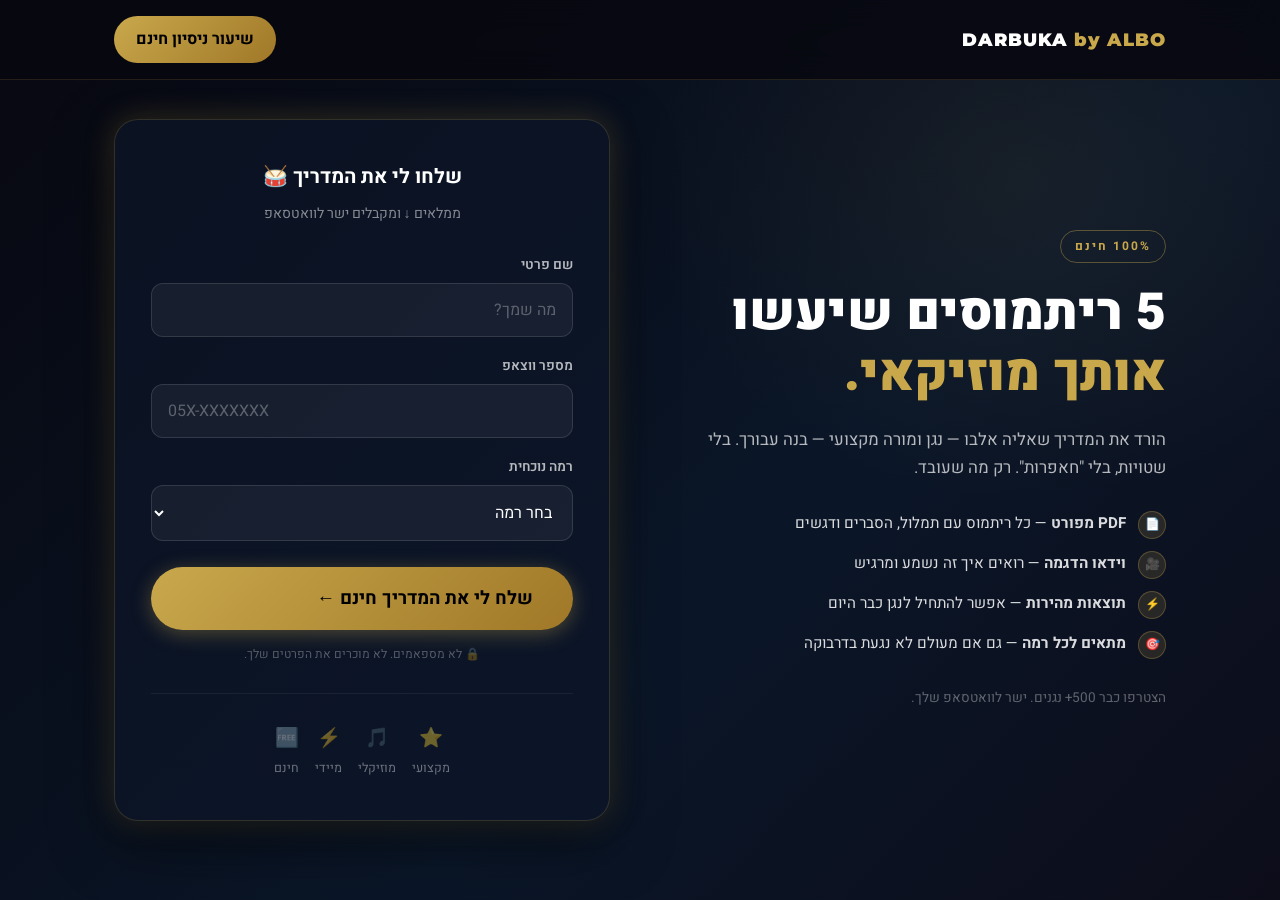
<file: lead-magnet.html>
<!DOCTYPE html>
<html lang="he" dir="rtl">
<head>
  <meta charset="UTF-8" />
  <meta name="viewport" content="width=device-width, initial-scale=1.0" />
  <title>מדריך חינם | Darbuka by ALBO</title>
  <link rel="preconnect" href="https://fonts.googleapis.com" />
  <link rel="preconnect" href="https://fonts.gstatic.com" crossorigin />
  <link href="https://fonts.googleapis.com/css2?family=Heebo:wght@300;400;500;700;900&family=Montserrat:wght@400;700;900&display=swap" rel="stylesheet" />
  <link rel="stylesheet" href="style.css" />
  <style>
    body { background: var(--dark-blue); }
    .lm-page { min-height: 100vh; display: flex; align-items: center; padding: 100px 0 60px; background: radial-gradient(ellipse 50% 60% at 80% 20%, rgba(201,168,76,0.07) 0%, transparent 60%), linear-gradient(135deg, #080810, #0a1628 60%, #0d0d1a); }
    .lm-grid { display: grid; grid-template-columns: 1fr 1fr; gap: 60px; align-items: center; }
    .lm-left h1 { font-size: clamp(2rem, 5vw, 3.2rem); font-weight: 900; line-height: 1.2; margin-bottom: 20px; }
    .lm-left p { color: rgba(255,255,255,0.7); font-size: 1.05rem; margin-bottom: 16px; }
    .lm-perks { list-style: none; margin: 28px 0; display: flex; flex-direction: column; gap: 12px; }
    .lm-perks li { display: flex; align-items: flex-start; gap: 12px; font-size: 0.95rem; color: rgba(255,255,255,0.85); }
    .lm-perk-icon { width: 28px; height: 28px; background: rgba(201,168,76,0.15); border: 1px solid rgba(201,168,76,0.3); border-radius: 50%; display: flex; align-items: center; justify-content: center; font-size: 0.75rem; color: var(--gold); flex-shrink: 0; }
    .lm-box { background: rgba(13,22,40,0.7); border: 1px solid rgba(201,168,76,0.2); border-radius: 24px; padding: 40px 36px; box-shadow: 0 20px 60px rgba(0,0,0,0.5), var(--gold-glow); }
    .lm-box-title { font-size: 1.25rem; font-weight: 700; margin-bottom: 8px; text-align: center; }
    .lm-box-sub { font-size: 0.875rem; color: rgba(255,255,255,0.5); text-align: center; margin-bottom: 28px; }
    .lm-submit { width: 100%; margin-top: 8px; }
    .lm-privacy { font-size: 0.75rem; color: rgba(255,255,255,0.3); text-align: center; margin-top: 14px; }
    .lm-badge { display: flex; align-items: center; justify-content: center; gap: 16px; margin-top: 28px; padding-top: 28px; border-top: 1px solid rgba(255,255,255,0.06); }
    .lm-badge-item { display: flex; flex-direction: column; align-items: center; font-size: 0.78rem; color: rgba(255,255,255,0.4); gap: 4px; }
    .lm-badge-item span:first-child { font-size: 1.2rem; }
    @media (max-width: 800px) { .lm-grid { grid-template-columns: 1fr; } }
  </style>
</head>
<body>
  <nav class="nav">
    <div class="nav-inner">
      <a href="index.html" class="logo">DARBUKA <span>by ALBO</span></a>
      <a href="trial.html" class="btn-nav">שיעור ניסיון חינם</a>
    </div>
  </nav>
  <section class="lm-page">
    <div class="container">
      <div class="lm-grid">
        <div class="lm-left">
          <div class="section-label">100% חינם</div>
          <h1>5 ריתמוסים שיעשו<br /><span class="gold">אותך מוזיקאי.</span></h1>
          <p>הורד את המדריך שאליה אלבו — נגן ומורה מקצועי — בנה עבורך. בלי שטויות, בלי "חאפרות". רק מה שעובד.</p>
          <ul class="lm-perks">
            <li><div class="lm-perk-icon">📄</div><span><strong>PDF מפורט</strong> — כל ריתמוס עם תמלול, הסברים ודגשים</span></li>
            <li><div class="lm-perk-icon">🎥</div><span><strong>וידאו הדגמה</strong> — רואים איך זה נשמע ומרגיש</span></li>
            <li><div class="lm-perk-icon">⚡</div><span><strong>תוצאות מהירות</strong> — אפשר להתחיל לנגן כבר היום</span></li>
            <li><div class="lm-perk-icon">🎯</div><span><strong>מתאים לכל רמה</strong> — גם אם מעולם לא נגעת בדרבוקה</span></li>
          </ul>
          <div style="font-size:0.85rem; color:rgba(255,255,255,0.35);">הצטרפו כבר 500+ נגנים. ישר לוואטסאפ שלך.</div>
        </div>
        <div class="lm-box">
          <div class="lm-box-title">שלחו לי את המדריך 🥁</div>
          <div class="lm-box-sub">ממלאים ↓ ומקבלים ישר לוואטסאפ</div>
          <form id="leadForm" onsubmit="submitLead(event)">
            <div class="form-group"><label for="name">שם פרטי</label><input type="text" id="name" name="name" placeholder="מה שמך?" required /></div>
            <div class="form-group"><label for="phone">מספר ווצאפ</label><input type="tel" id="phone" name="phone" placeholder="05X-XXXXXXX" required /></div>
            <div class="form-group"><label for="level">רמה נוכחית</label><select id="level" name="level"><option value="">בחר רמה</option><option value="beginner">מתחיל לגמרי</option><option value="some">ניגנתי קצת</option><option value="intermediate">בינוני</option><option value="advanced">מתקדם</option></select></div>
            <button type="submit" class="btn-primary btn-large lm-submit">שלח לי את המדריך חינם ←</button>
          </form>
          <p class="lm-privacy">🔒 לא מספאמים. לא מוכרים את הפרטים שלך.</p>
          <div class="lm-badge">
            <div class="lm-badge-item"><span>⭐</span><span>מקצועי</span></div>
            <div class="lm-badge-item"><span>🎵</span><span>מוזיקלי</span></div>
            <div class="lm-badge-item"><span>⚡</span><span>מיידי</span></div>
            <div class="lm-badge-item"><span>🆓</span><span>חינם</span></div>
          </div>
        </div>
      </div>
    </div>
  </section>
  <script>
    function submitLead(e) {
      e.preventDefault();
      const name = document.getElementById('name').value.trim();
      const phone = document.getElementById('phone').value.trim();
      const cleanPhone = phone.replace(/\D/g, '');
      const msg = encodeURIComponent(`היי אליה! 🥁\nקוראים לי ${name} ואני רוצה לקבל את המדריך החינמי "5 ריתמוסים שיעשו אותי מוזיקאי".\nתודה!`);
      window.location.href = `https://wa.me/972XXXXXXXXX?text=${msg}`;
    }
  </script>
</body>
</html>
</file>
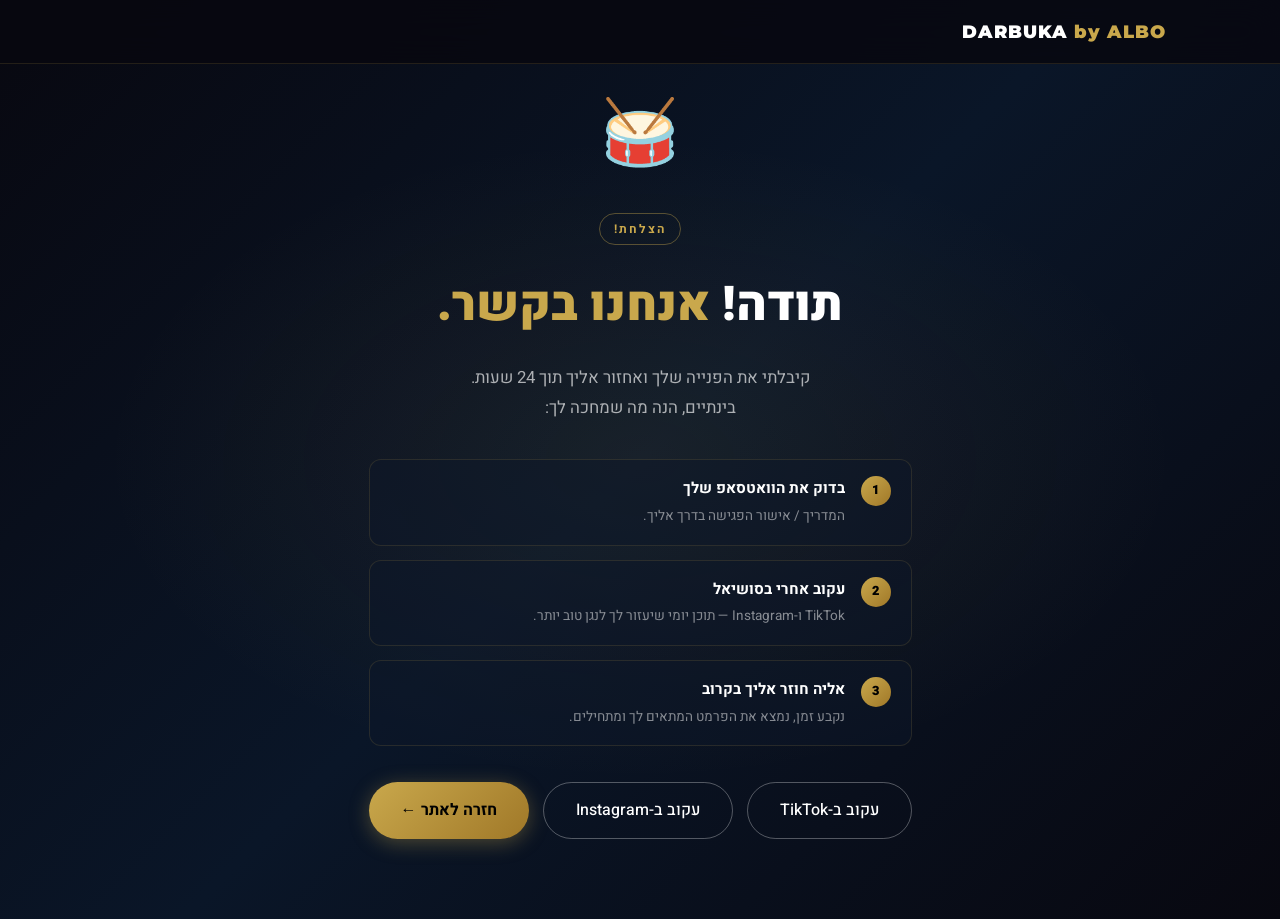
<file: thankyou.html>
<!DOCTYPE html>
<html lang="he" dir="rtl">
<head>
  <meta charset="UTF-8" />
  <meta name="viewport" content="width=device-width, initial-scale=1.0" />
  <title>תודה! | Darbuka by ALBO</title>
  <link rel="preconnect" href="https://fonts.googleapis.com" />
  <link rel="preconnect" href="https://fonts.gstatic.com" crossorigin />
  <link href="https://fonts.googleapis.com/css2?family=Heebo:wght@300;400;500;700;900&family=Montserrat:wght@400;700;900&display=swap" rel="stylesheet" />
  <link rel="stylesheet" href="style.css" />
  <style>
    .ty-page { min-height: 100vh; display: flex; align-items: center; justify-content: center; text-align: center; padding: 80px 24px; background: radial-gradient(ellipse 60% 50% at 50% 50%, rgba(201,168,76,0.08) 0%, transparent 70%), linear-gradient(135deg, #080810, #0a1628, #080810); }
    .ty-box { max-width: 560px; }
    .ty-icon { font-size: 4rem; margin-bottom: 24px; display: block; animation: pulse 2s ease-in-out infinite; }
    @keyframes pulse { 0%, 100% { transform: scale(1); } 50% { transform: scale(1.08); } }
    .ty-box h1 { font-size: clamp(2rem, 5vw, 3rem); font-weight: 900; margin-bottom: 16px; }
    .ty-box p { color: rgba(255,255,255,0.65); font-size: 1.05rem; line-height: 1.8; margin-bottom: 14px; }
    .ty-steps { margin: 36px 0; display: flex; flex-direction: column; gap: 14px; text-align: right; }
    .ty-step { display: flex; align-items: flex-start; gap: 16px; background: rgba(13,22,40,0.5); border: 1px solid rgba(201,168,76,0.15); border-radius: var(--radius); padding: 16px 20px; }
    .ty-step-num { width: 30px; height: 30px; background: linear-gradient(135deg, var(--gold), #a07828); color: #000; font-weight: 900; font-size: 0.8rem; border-radius: 50%; display: flex; align-items: center; justify-content: center; flex-shrink: 0; }
    .ty-step-text h4 { font-size: 0.95rem; font-weight: 700; margin-bottom: 2px; }
    .ty-step-text p { font-size: 0.85rem; color: rgba(255,255,255,0.5); margin: 0; }
    .ty-ctas { display: flex; gap: 14px; justify-content: center; flex-wrap: wrap; margin-top: 32px; }
  </style>
</head>
<body>
  <nav class="nav"><div class="nav-inner"><a href="index.html" class="logo">DARBUKA <span>by ALBO</span></a></div></nav>
  <section class="ty-page">
    <div class="ty-box">
      <span class="ty-icon">🥁</span>
      <div class="section-label">הצלחת!</div>
      <h1>תודה! <span class="gold">אנחנו בקשר.</span></h1>
      <p>קיבלתי את הפנייה שלך ואחזור אליך תוך 24 שעות.<br />בינתיים, הנה מה שמחכה לך:</p>
      <div class="ty-steps">
        <div class="ty-step"><div class="ty-step-num">1</div><div class="ty-step-text"><h4>בדוק את הוואטסאפ שלך</h4><p>המדריך / אישור הפגישה בדרך אליך.</p></div></div>
        <div class="ty-step"><div class="ty-step-num">2</div><div class="ty-step-text"><h4>עקוב אחרי בסושיאל</h4><p>TikTok ו-Instagram — תוכן יומי שיעזור לך לנגן טוב יותר.</p></div></div>
        <div class="ty-step"><div class="ty-step-num">3</div><div class="ty-step-text"><h4>אליה חוזר אליך בקרוב</h4><p>נקבע זמן, נמצא את הפרמט המתאים לך ומתחילים.</p></div></div>
      </div>
      <div class="ty-ctas">
        <a href="https://www.tiktok.com/@darbukabyalbo" class="btn-ghost" target="_blank">עקוב ב-TikTok</a>
        <a href="https://www.instagram.com/darbukabyalbo" class="btn-ghost" target="_blank">עקוב ב-Instagram</a>
        <a href="index.html" class="btn-primary">חזרה לאתר ←</a>
      </div>
    </div>
  </section>
</body>
</html>
</file>
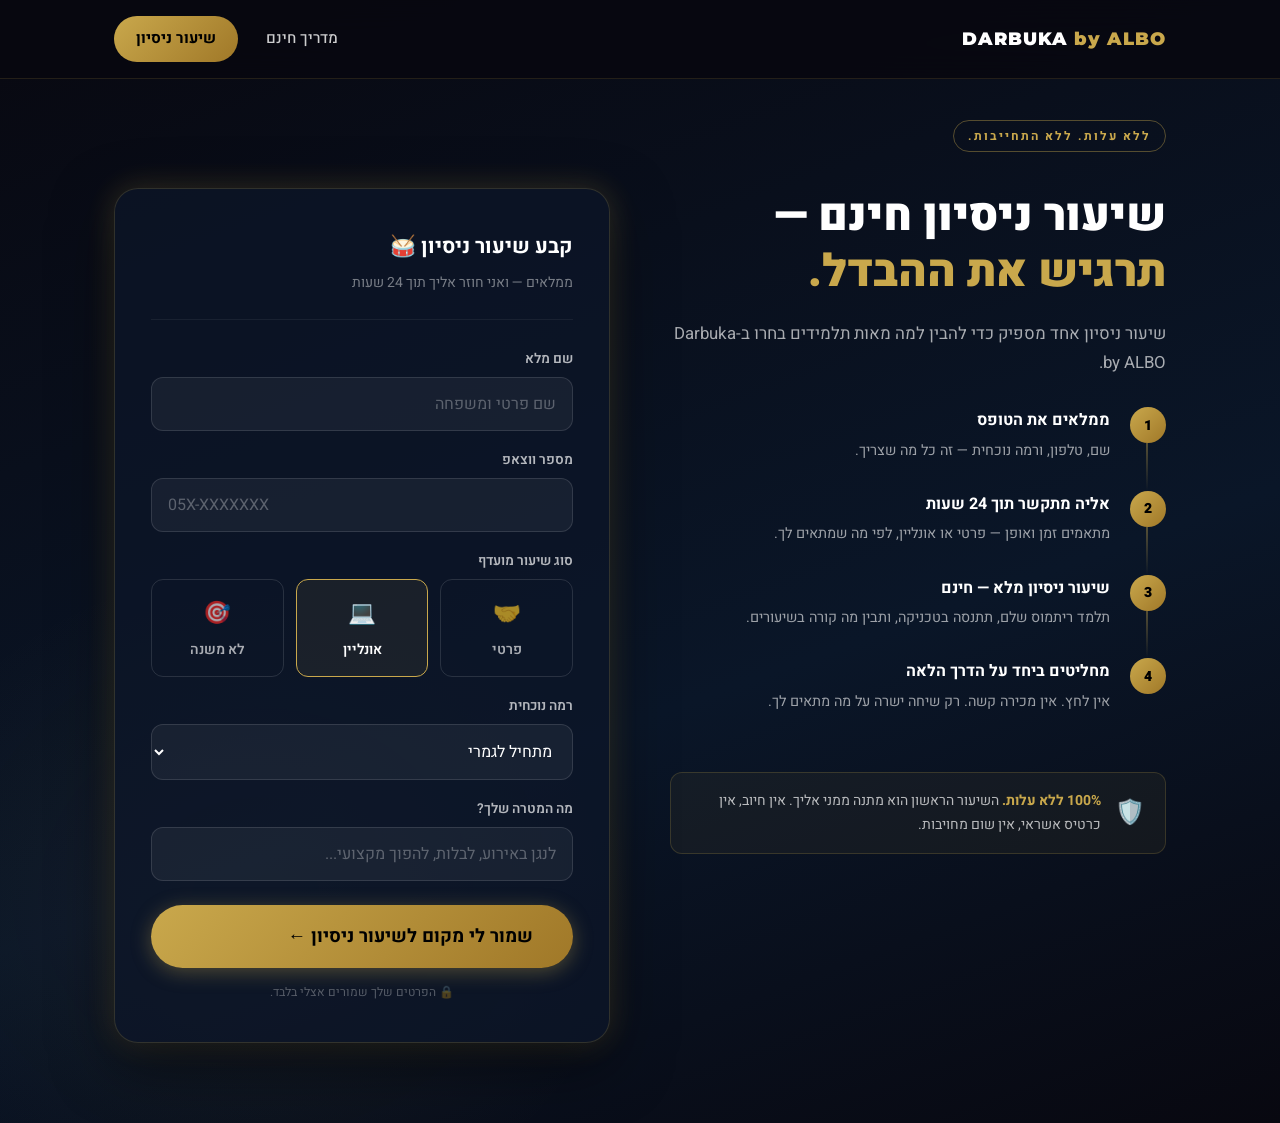
<file: trial.html>
<!DOCTYPE html>
<html lang="he" dir="rtl">
<head>
  <meta charset="UTF-8" />
  <meta name="viewport" content="width=device-width, initial-scale=1.0" />
  <title>שיעור ניסיון חינם | Darbuka by ALBO</title>
  <link rel="preconnect" href="https://fonts.googleapis.com" />
  <link rel="preconnect" href="https://fonts.gstatic.com" crossorigin />
  <link href="https://fonts.googleapis.com/css2?family=Heebo:wght@300;400;500;700;900&family=Montserrat:wght@400;700;900&display=swap" rel="stylesheet" />
  <link rel="stylesheet" href="style.css" />
  <style>
    .trial-page { padding: 120px 0 80px; min-height: 100vh; background: radial-gradient(ellipse 50% 50% at 20% 80%, rgba(201,168,76,0.06) 0%, transparent 60%), linear-gradient(160deg, #080810, #0a1628 60%, #080810); }
    .trial-grid { display: grid; grid-template-columns: 1fr 1fr; gap: 60px; align-items: start; margin-top: 20px; }
    .trial-right h2 { font-size: clamp(1.8rem, 4vw, 2.8rem); font-weight: 900; line-height: 1.25; margin-bottom: 20px; }
    .trial-steps { margin: 30px 0; display: flex; flex-direction: column; gap: 0; }
    .trial-step { display: flex; gap: 20px; align-items: flex-start; padding-bottom: 28px; position: relative; }
    .trial-step:not(:last-child)::after { content: ''; position: absolute; right: 18px; top: 36px; bottom: 0; width: 2px; background: linear-gradient(to bottom, rgba(201,168,76,0.4), transparent); }
    .step-num { width: 36px; height: 36px; background: linear-gradient(135deg, var(--gold), #a07828); color: #000; font-weight: 900; font-size: 0.875rem; border-radius: 50%; display: flex; align-items: center; justify-content: center; flex-shrink: 0; }
    .step-text h4 { font-weight: 700; font-size: 1rem; margin-bottom: 4px; }
    .step-text p { font-size: 0.9rem; color: rgba(255,255,255,0.6); }
    .trial-guarantee { display: flex; align-items: center; gap: 14px; background: rgba(201,168,76,0.06); border: 1px solid rgba(201,168,76,0.2); border-radius: var(--radius); padding: 16px 20px; margin-top: 20px; }
    .trial-guarantee span:first-child { font-size: 1.5rem; }
    .trial-guarantee p { font-size: 0.875rem; color: rgba(255,255,255,0.7); }
    .trial-guarantee strong { color: var(--gold); }
    .trial-form-box { background: rgba(13,22,40,0.75); border: 1px solid rgba(201,168,76,0.2); border-radius: 24px; padding: 40px 36px; box-shadow: 0 20px 60px rgba(0,0,0,0.5), var(--gold-glow); position: sticky; top: 100px; }
    .trial-form-title { font-size: 1.3rem; font-weight: 700; margin-bottom: 6px; }
    .trial-form-sub { font-size: 0.875rem; color: rgba(255,255,255,0.45); margin-bottom: 28px; padding-bottom: 24px; border-bottom: 1px solid rgba(255,255,255,0.06); }
    .radio-group { display: flex; gap: 12px; flex-wrap: wrap; }
    .radio-option { flex: 1; min-width: 120px; }
    .radio-option input { display: none; }
    .radio-option label { display: flex; flex-direction: column; align-items: center; gap: 6px; padding: 14px 10px; border: 1.5px solid rgba(255,255,255,0.12); border-radius: var(--radius); cursor: pointer; transition: var(--transition); font-size: 0.875rem; color: rgba(255,255,255,0.65); text-align: center; }
    .radio-option label span { font-size: 1.4rem; }
    .radio-option input:checked + label { border-color: var(--gold); background: rgba(201,168,76,0.08); color: var(--white); }
    .radio-option label:hover { border-color: rgba(201,168,76,0.4); }
    .form-submit-full { width: 100%; margin-top: 6px; }
    @media (max-width: 800px) { .trial-grid { grid-template-columns: 1fr; } .trial-form-box { position: static; } }
  </style>
</head>
<body>
  <nav class="nav">
    <div class="nav-inner">
      <a href="index.html" class="logo">DARBUKA <span>by ALBO</span></a>
      <div class="nav-links"><a href="lead-magnet.html">מדריך חינם</a><a href="trial.html" class="btn-nav">שיעור ניסיון</a></div>
    </div>
  </nav>
  <section class="trial-page">
    <div class="container">
      <div class="section-label" style="margin-bottom:16px;">ללא עלות. ללא התחייבות.</div>
      <div class="trial-grid">
        <div class="trial-right">
          <h2>שיעור ניסיון חינם —<br /><span class="gold">תרגיש את ההבדל.</span></h2>
          <p style="color:rgba(255,255,255,0.65);font-size:1.05rem;margin-bottom:10px;">שיעור ניסיון אחד מספיק כדי להבין למה מאות תלמידים בחרו ב-Darbuka by ALBO.</p>
          <div class="trial-steps">
            <div class="trial-step"><div class="step-num">1</div><div class="step-text"><h4>ממלאים את הטופס</h4><p>שם, טלפון, ורמה נוכחית — זה כל מה שצריך.</p></div></div>
            <div class="trial-step"><div class="step-num">2</div><div class="step-text"><h4>אליה מתקשר תוך 24 שעות</h4><p>מתאמים זמן ואופן — פרטי או אונליין, לפי מה שמתאים לך.</p></div></div>
            <div class="trial-step"><div class="step-num">3</div><div class="step-text"><h4>שיעור ניסיון מלא — חינם</h4><p>תלמד ריתמוס שלם, תתנסה בטכניקה, ותבין מה קורה בשיעורים.</p></div></div>
            <div class="trial-step"><div class="step-num">4</div><div class="step-text"><h4>מחליטים ביחד על הדרך הלאה</h4><p>אין לחץ. אין מכירה קשה. רק שיחה ישרה על מה מתאים לך.</p></div></div>
          </div>
          <div class="trial-guarantee"><span>🛡️</span><p><strong>100% ללא עלות.</strong> השיעור הראשון הוא מתנה ממני אליך. אין חיוב, אין כרטיס אשראי, אין שום מחויבות.</p></div>
        </div>
        <div class="trial-form-box">
          <div class="trial-form-title">קבע שיעור ניסיון 🥁</div>
          <div class="trial-form-sub">ממלאים — ואני חוזר אליך תוך 24 שעות</div>
          <form id="trialForm" onsubmit="submitTrial(event)">
            <div class="form-group"><label for="tname">שם מלא</label><input type="text" id="tname" name="name" placeholder="שם פרטי ומשפחה" required /></div>
            <div class="form-group"><label for="tphone">מספר ווצאפ</label><input type="tel" id="tphone" name="phone" placeholder="05X-XXXXXXX" required /></div>
            <div class="form-group">
              <label>סוג שיעור מועדף</label>
              <div class="radio-group">
                <div class="radio-option"><input type="radio" name="type" id="inperson" value="פרטי פנים-אל-פנים" /><label for="inperson"><span>🤝</span>פרטי</label></div>
                <div class="radio-option"><input type="radio" name="type" id="online" value="אונליין" checked /><label for="online"><span>💻</span>אונליין</label></div>
                <div class="radio-option"><input type="radio" name="type" id="both" value="לא משנה" /><label for="both"><span>🎯</span>לא משנה</label></div>
              </div>
            </div>
            <div class="form-group"><label for="tlevel">רמה נוכחית</label><select id="tlevel" name="level"><option value="מתחיל לגמרי">מתחיל לגמרי</option><option value="ניגנתי קצת">ניגנתי קצת</option><option value="בינוני">בינוני</option><option value="מתקדם">מתקדם</option></select></div>
            <div class="form-group"><label for="goal">מה המטרה שלך?</label><input type="text" id="goal" name="goal" placeholder="לנגן באירוע, לבלות, להפוך מקצועי..." /></div>
            <button type="submit" class="btn-primary btn-large form-submit-full">שמור לי מקום לשיעור ניסיון ←</button>
          </form>
          <p style="font-size:0.75rem;color:rgba(255,255,255,0.3);text-align:center;margin-top:14px;">🔒 הפרטים שלך שמורים אצלי בלבד.</p>
        </div>
      </div>
    </div>
  </section>
  <script>
    function submitTrial(e) {
      e.preventDefault();
      const name = document.getElementById('tname').value.trim();
      const phone = document.getElementById('tphone').value.trim();
      const level = document.getElementById('tlevel').value;
      const goal = document.getElementById('goal').value.trim();
      const typeEl = document.querySelector('input[name="type"]:checked');
      const type = typeEl ? typeEl.value : 'אונליין';
      const msg = encodeURIComponent(`היי אליה! 🥁\nקוראים לי ${name} ואני רוצה לקבוע שיעור ניסיון חינם.\n📌 סוג: ${type}\n🎯 רמה: ${level}\n💡 מטרה: ${goal || 'לא ציינתי'}\n\nמתי נוח לך?`);
      window.location.href = `https://wa.me/972XXXXXXXXX?text=${msg}`;
    }
  </script>
</body>
</html>
</file>
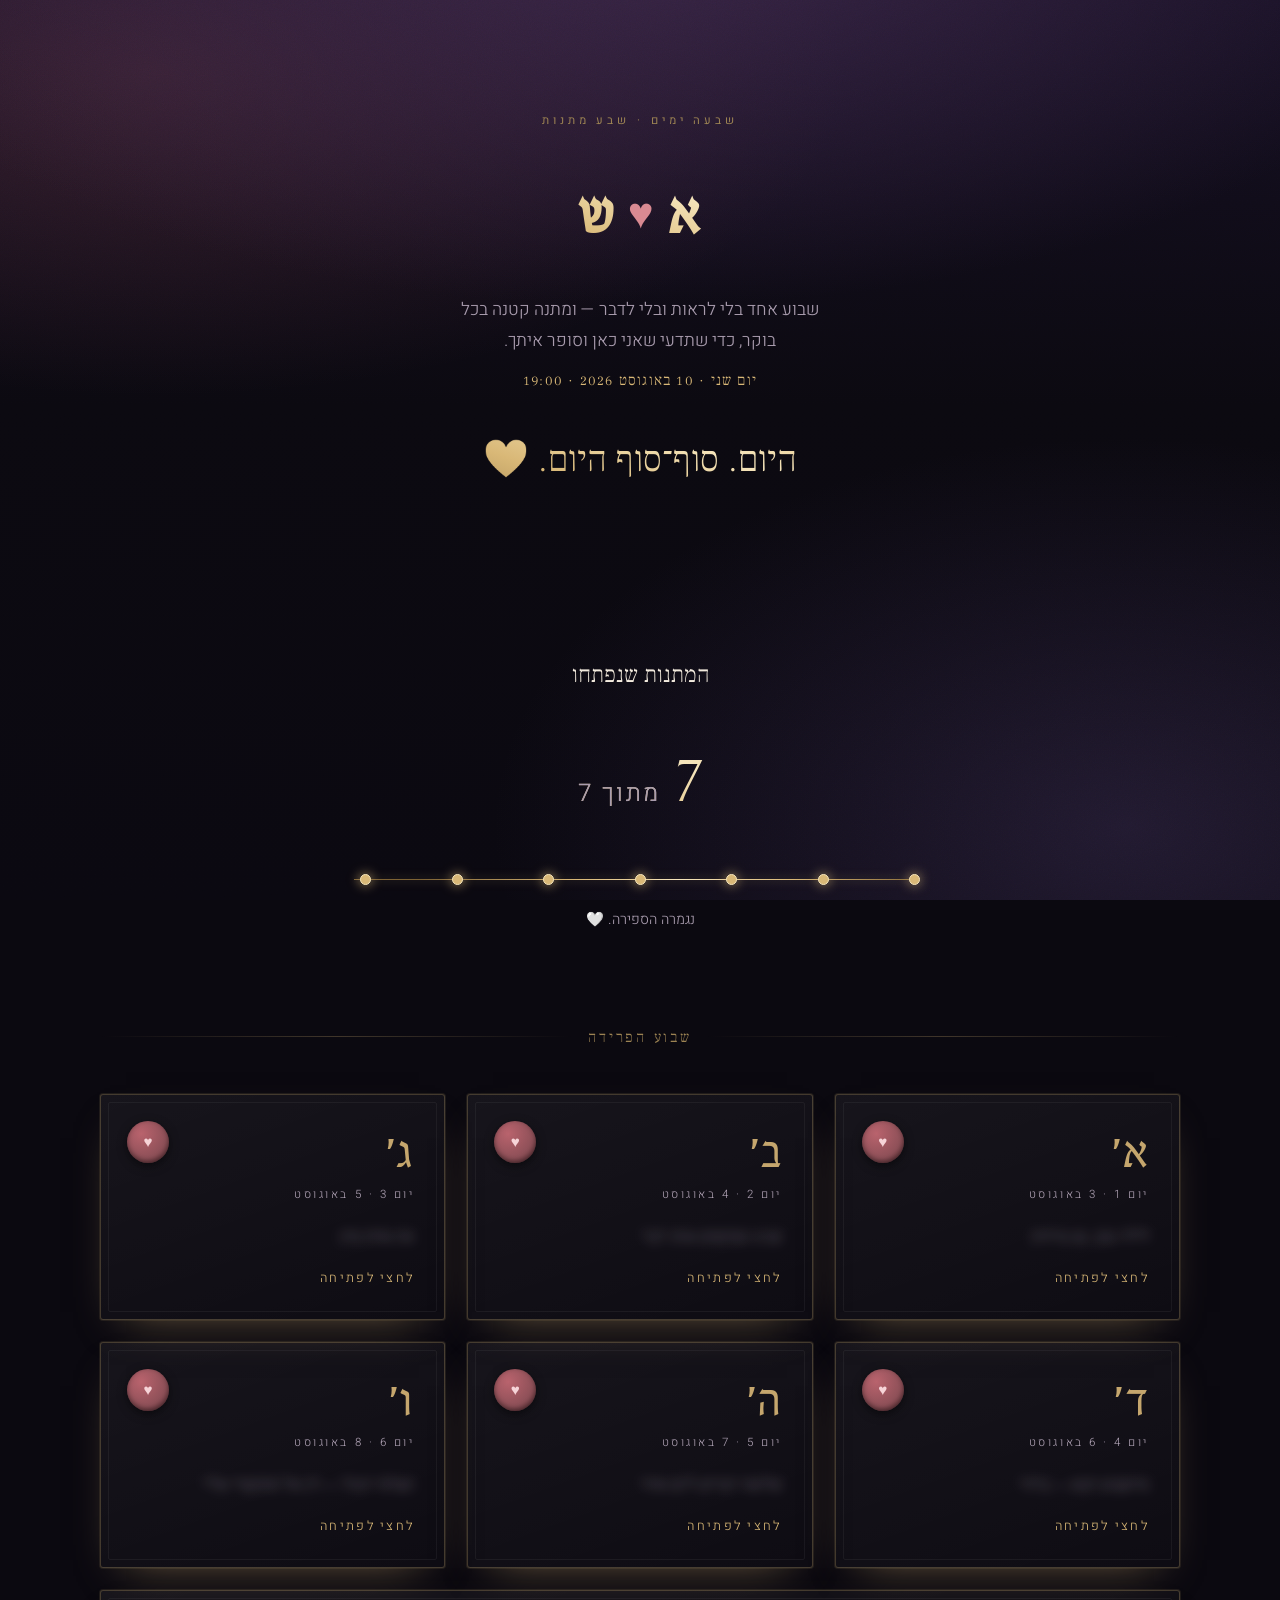
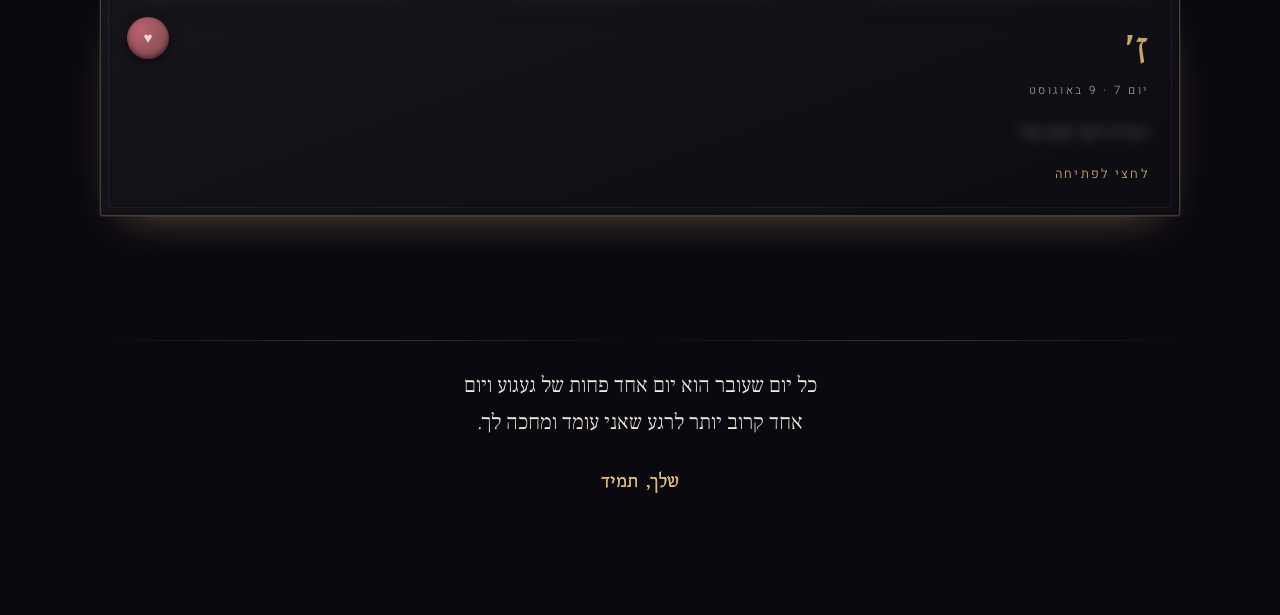
<file: wedding.html>
<!DOCTYPE html>
<html lang="he" dir="rtl">
<head>
<meta charset="utf-8">
<meta name="viewport" content="width=device-width, initial-scale=1, viewport-fit=cover">
<title>שבעה ימים · ספירה לאחור לחתונה שלנו</title>
<meta name="description" content="שבוע אחד בלי לראות, שבע מתנות — אחת לכל יום. ספירה לאחור לחתונה שלנו.">
<meta name="theme-color" content="#0b0910">
<link rel="preconnect" href="https://fonts.googleapis.com">
<link rel="preconnect" href="https://fonts.gstatic.com" crossorigin>
<link href="https://fonts.googleapis.com/css2?family=Bellefair&family=Frank+Ruhl+Libre:wght@300;400;500&family=Heebo:wght@200;300;400&display=swap" rel="stylesheet">
<style>
/* ══════════════════════════════════════════════════════════════
   שבעה ימים — אתר ספירה לאחור + מתנה ליום
   ══════════════════════════════════════════════════════════════ */

:root{
  --ink:      #0b0910;
  --ink-2:    #150f22;
  --plum:     #271a35;
  --gold:     #d9b877;
  --gold-dim: #9c8353;
  --gold-lit: #f6e6bd;
  --rose:     #d98a92;
  --rose-dim: #8e5058;
  --cream:    #f3ebde;
  --muted:    #a99cae;

  --serif:  'Frank Ruhl Libre', serif;
  --deco:   'Bellefair', 'Frank Ruhl Libre', serif;
  --body:   'Heebo', sans-serif;

  --foil: linear-gradient(200deg,#8d6f3c 0%,var(--gold) 22%,var(--gold-lit) 42%,var(--gold) 60%,#7d6234 88%);
  --edge: color-mix(in srgb, var(--gold) 26%, transparent);
}

*{box-sizing:border-box}
html{-webkit-text-size-adjust:100%}
body{
  margin:0;
  background:var(--ink);
  color:var(--cream);
  font-family:var(--body);
  font-weight:300;
  line-height:1.75;
  overflow-x:hidden;
  min-height:100svh;
}

/* ── אווירה: שכבות רקע ─────────────────────────────────────── */
.sky{position:fixed;inset:0;z-index:-3;pointer-events:none;
  background:
    radial-gradient(120% 80% at 50% -10%, #3a2647 0%, rgba(58,38,71,0) 55%),
    radial-gradient(90% 60% at 12% 8%, rgba(140,72,86,.30) 0%, rgba(140,72,86,0) 60%),
    radial-gradient(80% 70% at 88% 92%, rgba(94,72,130,.28) 0%, rgba(94,72,130,0) 62%),
    linear-gradient(180deg, var(--ink-2) 0%, var(--ink) 45%, #0a0810 100%);
}
.stars{position:fixed;inset:0;z-index:-2;pointer-events:none;overflow:hidden}
.star{position:absolute;width:2px;height:2px;border-radius:50%;background:var(--gold-lit);
  opacity:.0;animation:twinkle 5s ease-in-out infinite}
.star.big{width:3px;height:3px;box-shadow:0 0 6px rgba(246,230,189,.7)}
@keyframes twinkle{0%,100%{opacity:.06;transform:scale(.7)}50%{opacity:.75;transform:scale(1)}}

.grain{position:fixed;inset:0;z-index:-1;pointer-events:none;opacity:.32;mix-blend-mode:overlay;
  background-image:url("data:image/svg+xml,%3Csvg xmlns='http://www.w3.org/2000/svg' width='160' height='160'%3E%3Cfilter id='n'%3E%3CfeTurbulence type='fractalNoise' baseFrequency='.85' numOctaves='3'/%3E%3C/filter%3E%3Crect width='100%25' height='100%25' filter='url(%23n)' opacity='.5'/%3E%3C/svg%3E")}

/* ── עזרים ─────────────────────────────────────────────────── */
.wrap{width:min(1080px,92vw);margin-inline:auto}
.foil{background:var(--foil);-webkit-background-clip:text;background-clip:text;color:transparent}
.rule{display:flex;align-items:center;gap:14px;color:var(--gold-dim)}
.rule::before,.rule::after{content:"";height:1px;flex:1;background:linear-gradient(90deg,transparent,var(--edge),transparent)}
.eyebrow{font-size:.72rem;letter-spacing:.34em;text-transform:uppercase;color:var(--gold-dim);font-weight:400}

/* ── HERO ──────────────────────────────────────────────────── */
header.hero{position:relative;padding:clamp(56px,11vh,120px) 0 clamp(40px,7vh,72px);text-align:center}
.monogram{font-family:var(--deco);font-size:clamp(2.6rem,9vw,4.4rem);line-height:1;letter-spacing:.02em}
.monogram .amp{display:inline-block;font-size:.62em;color:var(--rose);margin-inline:.28em;transform:translateY(-.12em);
  animation:beat 2.6s ease-in-out infinite}
@keyframes beat{0%,100%{transform:translateY(-.12em) scale(1)}14%{transform:translateY(-.12em) scale(1.16)}28%{transform:translateY(-.12em) scale(1)}42%{transform:translateY(-.12em) scale(1.1)}}

.hero .lede{max-width:37ch;margin:22px auto 0;color:var(--muted);font-size:clamp(.98rem,2.4vw,1.1rem)}
.hero .date{margin-top:10px;font-family:var(--serif);font-weight:300;letter-spacing:.08em;color:var(--gold);font-size:.95rem}

/* שעון */
.clock{margin:clamp(30px,6vh,52px) auto 0;display:flex;justify-content:center;gap:clamp(8px,3.4vw,30px);
  direction:ltr}
.unit{min-width:clamp(62px,17vw,116px);padding:16px 6px 12px;position:relative;
  border:1px solid var(--edge);border-radius:2px;
  background:linear-gradient(180deg,rgba(255,255,255,.045),rgba(255,255,255,.012));
  backdrop-filter:blur(2px)}
.unit::before,.unit::after{content:"";position:absolute;width:5px;height:5px;border:1px solid var(--gold-dim);opacity:.6}
.unit::before{top:-3px;inset-inline-start:-3px;border-inline-end:0;border-bottom:0}
.unit::after{bottom:-3px;inset-inline-end:-3px;border-inline-start:0;border-top:0}
.unit b{display:block;font-family:var(--deco);font-size:clamp(2rem,7.4vw,3.5rem);line-height:1;
  font-weight:400;font-variant-numeric:tabular-nums}
.unit span{display:block;margin-top:9px;font-size:.62rem;letter-spacing:.24em;color:var(--muted)}
.clock.done{gap:0}
.hero .final-note{display:none;font-family:var(--serif);font-size:clamp(1.5rem,5vw,2.3rem);margin-top:34px}
body.is-wed .clock{display:none}
body.is-wed .hero .final-note{display:block}

/* ── מד התקדמות ────────────────────────────────────────────── */
.progress{padding:clamp(34px,7vh,64px) 0 8px;text-align:center}
.progress h2{font-family:var(--serif);font-weight:300;font-size:clamp(1.1rem,3.2vw,1.45rem);margin:0 0 4px}
.progress .count{font-family:var(--deco);font-size:clamp(2.4rem,8vw,3.6rem);line-height:1.1}
.progress .count small{font-size:.42em;color:var(--muted);font-family:var(--body);letter-spacing:.1em}
.track{position:relative;display:flex;justify-content:space-between;align-items:center;
  width:min(560px,86vw);margin:24px auto 0;direction:rtl}
.track::before{content:"";position:absolute;inset-inline:6px;top:50%;height:1px;background:rgba(255,255,255,.12)}
.track .fill{position:absolute;inset-inline-start:6px;top:50%;height:1px;background:var(--foil);
  transition:width 1.2s cubic-bezier(.2,.8,.2,1);box-shadow:0 0 10px rgba(217,184,119,.6)}
.node{position:relative;width:11px;height:11px;border-radius:50%;background:var(--ink-2);
  border:1px solid rgba(255,255,255,.22);transition:.5s}
.node.on{background:var(--gold);border-color:var(--gold-lit);box-shadow:0 0 12px rgba(217,184,119,.8)}
.node.now{animation:pulse 2.2s ease-out infinite}
@keyframes pulse{0%{box-shadow:0 0 0 0 rgba(217,184,119,.55)}70%{box-shadow:0 0 0 13px rgba(217,184,119,0)}100%{box-shadow:0 0 0 0 rgba(217,184,119,0)}}
.next-line{margin-top:22px;font-size:.9rem;color:var(--muted);min-height:1.6em}
.next-line b{color:var(--gold);font-weight:400;font-variant-numeric:tabular-nums}

/* ── מתנות ─────────────────────────────────────────────────── */
.gifts{padding:clamp(30px,6vh,56px) 0 clamp(60px,12vh,110px)}
.gifts .rule{margin-bottom:clamp(26px,5vh,44px);font-family:var(--serif);font-size:.95rem;letter-spacing:.18em}
.grid{display:grid;gap:clamp(14px,2.4vw,22px);grid-template-columns:repeat(3,1fr)}
@media(max-width:900px){.grid{grid-template-columns:repeat(2,1fr)}}
@media(max-width:560px){.grid{grid-template-columns:1fr}}
.card.wide{grid-column:1/-1}

.card{position:relative;overflow:hidden;padding:clamp(20px,3.4vw,30px);min-height:210px;
  display:flex;flex-direction:column;justify-content:space-between;
  border:1px solid rgba(255,255,255,.09);border-radius:3px;
  background:linear-gradient(160deg,rgba(255,255,255,.052),rgba(255,255,255,.014));
  transition:transform .5s cubic-bezier(.2,.8,.2,1),border-color .5s,box-shadow .5s;
  opacity:0;transform:translateY(22px);animation:rise .9s cubic-bezier(.2,.8,.2,1) forwards}
@keyframes rise{to{opacity:1;transform:none}}
.card::after{content:"";position:absolute;inset:7px;border:1px solid rgba(255,255,255,.05);
  border-radius:2px;pointer-events:none;transition:border-color .5s}

.card .ord{font-family:var(--deco);font-size:clamp(2.6rem,7vw,3.6rem);line-height:.9;color:var(--gold-dim);opacity:.55;
  transition:.5s}
.card .day{font-size:.72rem;letter-spacing:.22em;color:var(--muted);margin-top:8px}
.card .head{display:flex;align-items:flex-start;justify-content:space-between;gap:12px}
.card .body{margin-top:auto;padding-top:18px}

/* נעולה / ממתינה */
.card.locked{cursor:not-allowed}
.card:not(.open) .veil .title{font-family:var(--serif);font-size:1.06rem;color:var(--muted);
  filter:blur(6px);user-select:none;opacity:.65}
.card .timer,.card .cta{display:none}
.card.locked .timer{display:block;margin-top:14px;font-size:.78rem;color:var(--gold-dim);letter-spacing:.05em}
.card .timer b{color:var(--gold);font-weight:400;font-variant-numeric:tabular-nums}

/* חותם שעווה */
.seal{position:absolute;top:clamp(18px,3vw,26px);inset-inline-end:clamp(18px,3vw,26px);
  width:42px;height:42px;border-radius:50%;display:grid;place-items:center;font-size:.95rem;
  background:radial-gradient(circle at 34% 30%, #b9636d, var(--rose-dim) 62%, #5f3138 100%);
  box-shadow:inset 0 -2px 5px rgba(0,0,0,.45),0 3px 10px rgba(0,0,0,.5);
  color:rgba(255,225,228,.9);transition:.55s cubic-bezier(.3,1.4,.5,1)}
.card.ready .seal{animation:seal-pulse 2.4s ease-in-out infinite}
@keyframes seal-pulse{0%,100%{transform:scale(1)}50%{transform:scale(1.09)}}
.card.open .seal{transform:translateY(26px) rotate(-42deg) scale(.6);opacity:0}

/* מוכנה לפתיחה */
.card.ready{cursor:pointer;border-color:var(--edge);
  box-shadow:0 0 0 1px rgba(217,184,119,.10),0 18px 44px -26px rgba(217,184,119,.55)}
.card.ready:hover{transform:translateY(-5px);border-color:rgba(217,184,119,.55)}
.card.ready .ord{color:var(--gold);opacity:.9}
.card.ready .cta{display:block;margin-top:14px;font-size:.8rem;letter-spacing:.18em;color:var(--gold);
  animation:glow 2.6s ease-in-out infinite}
@keyframes glow{0%,100%{opacity:.62}50%{opacity:1}}

/* פתוחה */
.card.open{border-color:rgba(217,184,119,.34);background:linear-gradient(160deg,rgba(217,184,119,.10),rgba(255,255,255,.02))}
.card.open::after{border-color:rgba(217,184,119,.16)}
.card.open .ord{color:var(--gold);opacity:1}
.reveal{display:none}
.card.open .reveal{display:block}
.card.open .veil{display:none}
.reveal .title{font-family:var(--serif);font-weight:400;font-size:clamp(1.14rem,2.9vw,1.42rem);
  color:var(--gold-lit);margin:0 0 8px;line-height:1.4}
.reveal .msg{font-size:.95rem;color:#e2d8ce;margin:0}
.reveal .gift{margin-top:14px;display:inline-block;font-size:.74rem;letter-spacing:.16em;
  color:var(--gold-dim);border-top:1px solid var(--edge);padding-top:10px}
.card.open .reveal>*{opacity:0;animation:fade-up .75s ease forwards}
.card.open .reveal>*:nth-child(1){animation-delay:.30s}
.card.open .reveal>*:nth-child(2){animation-delay:.44s}
.card.open .reveal>*:nth-child(3){animation-delay:.58s}
@keyframes fade-up{from{opacity:0;transform:translateY(12px)}to{opacity:1;transform:none}}

/* לבבות בפתיחה */
.petal{position:absolute;bottom:26px;font-size:13px;color:var(--rose);pointer-events:none;
  animation:float-up 2.6s ease-out forwards;opacity:0}
@keyframes float-up{
  0%{opacity:0;transform:translate(0,0) scale(.5)}
  12%{opacity:.95}
  100%{opacity:0;transform:translate(var(--dx),-190px) scale(1.15) rotate(var(--rot))}}

/* ── סיום ──────────────────────────────────────────────────── */
footer{padding:0 0 clamp(50px,10vh,90px);text-align:center}
.envoi{font-family:var(--serif);font-weight:300;font-size:clamp(1.05rem,3vw,1.35rem);color:var(--cream);
  max-width:30ch;margin:26px auto 0;line-height:1.7}
.sig{margin-top:18px;font-family:var(--deco);font-size:1.5rem;color:var(--gold)}

.badge{position:fixed;inset-block-end:12px;inset-inline-start:12px;z-index:9;font-size:.68rem;letter-spacing:.14em;
  padding:7px 12px;border:1px solid var(--edge);border-radius:2px;color:var(--gold);
  background:rgba(11,9,16,.85);backdrop-filter:blur(6px)}

@media(prefers-reduced-motion:reduce){
  *{animation-duration:.01ms!important;animation-iteration-count:1!important;transition-duration:.01ms!important}
  .card{opacity:1;transform:none}
}
</style>
</head>
<body>
<div class="sky"></div><div class="stars" id="stars"></div><div class="grain"></div>

<header class="hero">
  <div class="wrap">
    <p class="eyebrow">שבעה ימים · שבע מתנות</p>
    <h1 class="monogram foil" id="monogram">א<span class="amp">♥</span>ש</h1>
    <p class="lede">שבוע אחד בלי לראות ובלי לדבר — ומתנה קטנה בכל בוקר, כדי שתדעי שאני כאן וסופר איתך.</p>
    <p class="date" id="weddingLabel"></p>

    <div class="clock" id="clock">
      <div class="unit"><b id="d">--</b><span>ימים</span></div>
      <div class="unit"><b id="h">--</b><span>שעות</span></div>
      <div class="unit"><b id="m">--</b><span>דקות</span></div>
      <div class="unit"><b id="s">--</b><span>שניות</span></div>
    </div>
    <p class="final-note foil">היום. סוף־סוף היום. 🤍</p>
  </div>
</header>

<section class="progress">
  <div class="wrap">
    <h2>המתנות שנפתחו</h2>
    <p class="count foil" id="countTxt">0 <small>מתוך 7</small></p>
    <div class="track" id="track"><div class="fill" id="fill" style="width:0"></div></div>
    <p class="next-line" id="nextLine"></p>
  </div>
</section>

<section class="gifts">
  <div class="wrap">
    <p class="rule">שבוע הפרידה</p>
    <div class="grid" id="grid"></div>
  </div>
</section>

<footer>
  <div class="wrap">
    <p class="rule"></p>
    <p class="envoi">כל יום שעובר הוא יום אחד פחות של געגוע ויום אחד קרוב יותר לרגע שאני עומד ומחכה לך.</p>
    <p class="sig foil">שלך, תמיד</p>
  </div>
</footer>

<script>
/* ══════════════════════════════════════════════════════════════
   ⬇⬇  כל מה שצריך לערוך נמצא בבלוק אחד — כאן  ⬇⬇
   ══════════════════════════════════════════════════════════════ */
const CONFIG = {

  /* השמות שמופיעים למעלה (אות ראשונה של כל אחד, או שמות מלאים) */
  monogram: 'א<span class="amp">♥</span>ש',

  /* מועד החופה — פורמט: שנה-חודש-יום Tשעה:דקה:00+03:00 (שעון ישראל) */
  wedding: '2026-08-10T19:00:00+03:00',
  weddingLabel: 'יום שני · 10 באוגוסט 2026 · 19:00',

  /* השעה שבה נפתחת המתנה של כל יום */
  unlockHour: '08:00',

  /* שבע המתנות — לפי סדר הימים. תאריך = היום שבו היא פותחת. */
  gifts: [
    { date:'2026-08-03', ord:'א׳', gift:'פיג׳מה',
      title:'לילה טוב, גם מרחוק',
      msg:'השבוע הזה יהיה הכי ארוך שהיה לנו. אני לא יכול לשמור עלייך מקרוב, אז לפחות שתישני עטופה במשהו רך שקניתי לך במחשבה עלייך.' },

    { date:'2026-08-04', ord:'ב׳', gift:'סידור',
      title:'שנינו מבקשים אותו דבר',
      msg:'כל מה שאני מבקש השבוע נמצא בין הדפים האלה. אנחנו מתפללים על אותו דבר בדיוק — רק משני צדדים של העיר.' },

    { date:'2026-08-05', ord:'ג׳', gift:'ספר על נשים חזקות בתנ״ך',
      title:'את אחת מהן',
      msg:'קראתי את זה וחשבתי עלייך בכל פרק. אני מתחתן עם אישה חזקה, ואני רוצה שתדעי את זה בדיוק כמו שאני יודע.' },

    { date:'2026-08-06', ord:'ד׳', gift:'ספר ללימוד משותף',
      title:'מהשבוע הבא — ביחד',
      msg:'את הספר הזה אסור לך לסיים לבד. שמרי לי דף. נתחיל אותו כשכבר לא נצטרך לספור ימים.' },

    { date:'2026-08-07', ord:'ה׳', gift:'תמונה שלנו · יומן הערכה עצמית · יומן קריאה',
      title:'שלושה דברים ליום אחד',
      msg:'התמונה לרגעים שתתגעגעי. יומן אחד כדי שתראי את עצמך כמו שאני רואה אותך. ואחד לכל הספרים שאת מבטיחה לעצמך שתקראי.' },

    { date:'2026-08-08', ord:'ו׳', gift:'אייפון 17',
      title:'תצלמי הכול — רק אל תתקשרי אליי',
      msg:'קניתי לך אותו כדי שלא יחסר לך אף רגע מהחתונה שלנו. עד אז הוא היחיד בעולם שאסור לו לצלצל אליי.' },

    { date:'2026-08-09', ord:'ז׳', gift:'מכתב שכתבתי לך ביד',
      title:'האחרון לפני שאת שלי',
      msg:'את זה לא אכתוב כאן. כתבתי אותו ביד, לאט, והוא מחכה לך במעטפה. מחר בערב אני עומד מתחת לחופה ומחכה שתגיעי. עוד לילה אחד.' },
  ],
};
/* ══════════════════ סוף אזור העריכה ═══════════════════════════ */


/* ---------- מצב תצוגה מקדימה: wedding.html?preview  /  ?day=3 ---------- */
const Q = new URLSearchParams(location.search);
const PREVIEW = Q.has('preview');
const FORCE_DAY = Q.has('day') ? parseInt(Q.get('day'),10) : null;

const $ = s => document.querySelector(s);
const pad = n => String(n).padStart(2,'0');
const unlockAt = d => new Date(`${d}T${CONFIG.unlockHour}:00+03:00`);
const WED = new Date(CONFIG.wedding);
const STORE = 'wedding-gifts-opened';

let opened = new Set();
try { opened = new Set(JSON.parse(localStorage.getItem(STORE) || '[]')); } catch(e){}
const persist = () => { try { localStorage.setItem(STORE, JSON.stringify([...opened])); } catch(e){} };

/* ---------- כוכבים ---------- */
(function starfield(){
  const box = $('#stars'), frag = document.createDocumentFragment();
  for (let i=0;i<90;i++){
    const s = document.createElement('span');
    s.className = 'star' + (Math.random()>.78 ? ' big' : '');
    s.style.cssText = `top:${Math.random()*100}%;left:${Math.random()*100}%;
      animation-delay:${(Math.random()*5).toFixed(2)}s;animation-duration:${(3.5+Math.random()*4).toFixed(2)}s`;
    frag.appendChild(s);
  }
  box.appendChild(frag);
})();

/* ---------- כותרת ---------- */
$('#monogram').innerHTML = CONFIG.monogram;
$('#weddingLabel').textContent = CONFIG.weddingLabel;

/* ---------- בניית הכרטיסים ---------- */
const grid = $('#grid'), track = $('#track');
CONFIG.gifts.forEach((g,i) => {
  const c = document.createElement('article');
  c.className = 'card locked' + (i === CONFIG.gifts.length-1 ? ' wide' : '');
  c.dataset.i = i;
  c.style.animationDelay = (i*0.09).toFixed(2)+'s';
  c.innerHTML = `
    <div class="head">
      <div>
        <div class="ord">${g.ord}</div>
        <div class="day">יום ${i+1} · ${new Date(g.date+'T12:00:00+03:00').toLocaleDateString('he-IL',{day:'numeric',month:'long'})}</div>
      </div>
    </div>
    <div class="seal">♥</div>
    <div class="body">
      <div class="veil">
        <div class="title">${g.title}</div>
        <div class="timer" data-timer="${i}"></div>
        <div class="cta">לחצי לפתיחה</div>
      </div>
      <div class="reveal">
        <h3 class="title">${g.title}</h3>
        <p class="msg">${g.msg}</p>
        <span class="gift">${g.gift}</span>
      </div>
    </div>`;
  c.addEventListener('click', () => openCard(c, i));
  grid.appendChild(c);

  const n = document.createElement('i');
  n.className = 'node'; n.dataset.n = i;
  track.appendChild(n);
});

/* ---------- פתיחת מתנה ---------- */
function openCard(card, i){
  if (card.classList.contains('locked') || card.classList.contains('open')) return;
  card.classList.remove('ready');
  card.classList.add('open');
  opened.add(CONFIG.gifts[i].date); persist();
  petals(card);
}
function petals(card){
  if (matchMedia('(prefers-reduced-motion: reduce)').matches) return;
  const marks = ['♥','✦','❥','♡','✧'];
  for (let k=0;k<20;k++){
    const p = document.createElement('span');
    p.className = 'petal';
    p.textContent = marks[k % marks.length];
    p.style.cssText = `inset-inline-start:${10+Math.random()*80}%;
      --dx:${(Math.random()*90-45).toFixed(0)}px;--rot:${(Math.random()*180-90).toFixed(0)}deg;
      animation-delay:${(Math.random()*.7).toFixed(2)}s;
      font-size:${(9+Math.random()*10).toFixed(0)}px;
      color:${Math.random()>.5 ? 'var(--rose)' : 'var(--gold)'}`;
    card.appendChild(p);
    setTimeout(()=>p.remove(), 3600);
  }
}

/* ---------- ספירת זמן ---------- */
function breakdown(ms){
  const t = Math.max(0, ms);
  return {
    d: Math.floor(t/864e5),
    h: Math.floor(t/36e5)%24,
    m: Math.floor(t/6e4)%60,
    s: Math.floor(t/1e3)%60,
  };
}
/* עטיפת מספרים ב-bdi כדי שהעברית לא תתהפך */
function humanGap(ms){
  const {d,h,m,s} = breakdown(ms);
  if (d > 0){
    const dd = d === 1 ? 'יום אחד' : `<bdi>${d}</bdi> ימים`;
    if (h === 0) return dd;
    const hh = h === 1 ? 'שעה אחת' : `<bdi>${h}</bdi> שעות`;
    return `${dd} ו${h===1?'ְ':'-'}${hh}`;
  }
  if (h > 0) return `<bdi>${h}:${pad(m)}:${pad(s)}</bdi> שעות`;
  if (m > 0) return `<bdi>${m}:${pad(s)}</bdi> דקות`;
  return `<bdi>${s}</bdi> שניות`;
}

const cards = [...document.querySelectorAll('.card')];
const nodes = [...document.querySelectorAll('.node')];

function tick(){
  const now = new Date();

  /* שעון לחתונה */
  const left = WED - now;
  if (left <= 0) document.body.classList.add('is-wed');
  const b = breakdown(left);
  $('#d').textContent = b.d; $('#h').textContent = pad(b.h);
  $('#m').textContent = pad(b.m); $('#s').textContent = pad(b.s);

  /* מתנות */
  let unlockedCount = 0, next = null;
  CONFIG.gifts.forEach((g,i) => {
    const card = cards[i];
    const at = unlockAt(g.date);
    const isOpen = PREVIEW || (FORCE_DAY !== null && i+1 <= FORCE_DAY) || now >= at;

    if (isOpen){
      unlockedCount++;
      if (card.classList.contains('locked')){
        card.classList.remove('locked');
        card.classList.add(opened.has(g.date) ? 'open' : 'ready');
      }
      if (opened.has(g.date) && !card.classList.contains('open')){
        card.classList.remove('ready'); card.classList.add('open');
      }
    } else {
      if (next === null) next = {i, at};
      const t = card.querySelector('[data-timer]');
      if (t) t.innerHTML = `נפתחת בעוד <b>${humanGap(at - now)}</b>`;
    }
    nodes[i].classList.toggle('on', isOpen);
    nodes[i].classList.toggle('now', !isOpen && next && next.i === i);
  });

  /* מד התקדמות */
  $('#countTxt').innerHTML = `${unlockedCount} <small>מתוך ${CONFIG.gifts.length}</small>`;
  const pct = CONFIG.gifts.length > 1 ? (Math.max(0,unlockedCount-1)/(CONFIG.gifts.length-1))*100 : 0;
  $('#fill').style.width = `${pct}%`;

  /* שורת "הבאה בתור" */
  const line = $('#nextLine');
  if (next){
    line.innerHTML = unlockedCount === 0
      ? `המתנה הראשונה נפתחת בעוד <b>${humanGap(next.at - now)}</b>`
      : `המתנה הבאה נפתחת בעוד <b>${humanGap(next.at - now)}</b>`;
  } else {
    line.innerHTML = left > 0
      ? `כל המתנות נפתחו. נשאר רק להגיע אליי. <b>${humanGap(left)}</b>`
      : `נגמרה הספירה. 🤍`;
  }
}
tick();
setInterval(tick, 1000);

if (PREVIEW || FORCE_DAY !== null){
  const badge = document.createElement('div');
  badge.className = 'badge';
  badge.textContent = PREVIEW ? 'מצב תצוגה מקדימה — הכול פתוח' : `מצב תצוגה — יום ${FORCE_DAY}`;
  document.body.appendChild(badge);
}
</script>
</body>
</html>
</file>
<file: style.css>
/* ===== DARBUKA BY ALBO — GLOBAL STYLES ===== */

:root {
  --black: #080810;
  --dark: #0d0d1a;
  --dark-blue: #0a1628;
  --mid-blue: #0f2044;
  --gold: #c9a84c;
  --gold-light: #e8c76a;
  --white: #ffffff;
  --gray: #8892a4;
  --light-gray: #1a1a2e;
  --font-he: 'Heebo', sans-serif;
  --font-en: 'Montserrat', sans-serif;
  --radius: 12px;
  --radius-lg: 20px;
  --transition: 0.3s ease;
  --shadow: 0 8px 40px rgba(0,0,0,0.4);
  --gold-glow: 0 0 30px rgba(201,168,76,0.25);
}

*, *::before, *::after { box-sizing: border-box; margin: 0; padding: 0; }
html { scroll-behavior: smooth; }
body { font-family: var(--font-he); background: var(--black); color: var(--white); direction: rtl; line-height: 1.7; overflow-x: hidden; }
a { text-decoration: none; color: inherit; }
.container { max-width: 1100px; margin: 0 auto; padding: 0 24px; }
.gold { color: var(--gold); }
.white { color: var(--white) !important; }

.btn-primary { display: inline-flex; align-items: center; gap: 8px; background: linear-gradient(135deg, var(--gold), #a07828); color: #000; font-weight: 700; font-size: 1rem; padding: 14px 32px; border-radius: 50px; border: none; cursor: pointer; transition: var(--transition); box-shadow: 0 4px 20px rgba(201,168,76,0.35); font-family: var(--font-he); white-space: nowrap; }
.btn-primary:hover { transform: translateY(-2px); box-shadow: 0 8px 30px rgba(201,168,76,0.5); background: linear-gradient(135deg, var(--gold-light), var(--gold)); }
.btn-primary.btn-large { font-size: 1.15rem; padding: 18px 40px; }
.btn-ghost { display: inline-flex; align-items: center; gap: 8px; background: transparent; color: var(--white); font-weight: 500; font-size: 1rem; padding: 14px 32px; border-radius: 50px; border: 1.5px solid rgba(255,255,255,0.3); cursor: pointer; transition: var(--transition); font-family: var(--font-he); }
.btn-ghost:hover { border-color: var(--gold); color: var(--gold); }
.btn-whatsapp { display: inline-flex; align-items: center; gap: 10px; background: #25D366; color: #fff; font-weight: 700; font-size: 1rem; padding: 14px 32px; border-radius: 50px; border: none; cursor: pointer; transition: var(--transition); font-family: var(--font-he); }
.btn-whatsapp:hover { background: #1ea854; transform: translateY(-2px); }
.btn-whatsapp.btn-large { font-size: 1.15rem; padding: 18px 40px; }
.btn-nav { background: linear-gradient(135deg, var(--gold), #a07828); color: #000 !important; font-weight: 700; padding: 10px 22px; border-radius: 50px; transition: var(--transition); }
.btn-nav:hover { opacity: 0.85; }

.nav { position: fixed; top: 0; left: 0; right: 0; z-index: 1000; background: rgba(8,8,16,0.85); backdrop-filter: blur(16px); border-bottom: 1px solid rgba(201,168,76,0.15); padding: 16px 0; }
.nav-inner { max-width: 1100px; margin: 0 auto; padding: 0 24px; display: flex; align-items: center; justify-content: space-between; }
.logo { font-family: var(--font-en); font-weight: 900; font-size: 1.15rem; letter-spacing: 1px; color: var(--white); }
.logo span { color: var(--gold); }
.nav-links { display: flex; align-items: center; gap: 28px; font-size: 0.95rem; font-weight: 500; }
.nav-links a { color: rgba(255,255,255,0.8); transition: var(--transition); }
.nav-links a:hover { color: var(--gold); }

.section-label { display: inline-block; font-size: 0.75rem; font-weight: 700; letter-spacing: 2px; text-transform: uppercase; color: var(--gold); border: 1px solid rgba(201,168,76,0.4); padding: 5px 14px; border-radius: 50px; margin-bottom: 20px; }

.hero { position: relative; min-height: 100vh; display: flex; align-items: center; padding: 120px 0 80px; overflow: hidden; }
.hero-bg { position: absolute; inset: 0; background: radial-gradient(ellipse 60% 60% at 70% 40%, rgba(13,22,40,0.9) 0%, transparent 70%), radial-gradient(ellipse 40% 50% at 30% 70%, rgba(201,168,76,0.06) 0%, transparent 60%), linear-gradient(135deg, #080810 0%, #0a1628 50%, #0d0d1a 100%); }
.hero-bg::after { content: ''; position: absolute; inset: 0; background: url("data:image/svg+xml,%3Csvg width='60' height='60' viewBox='0 0 60 60' xmlns='http://www.w3.org/2000/svg'%3E%3Cg fill='none' fill-rule='evenodd'%3E%3Cg fill='%23c9a84c' fill-opacity='0.03'%3E%3Cpath d='M36 34v-4h-2v4h-4v2h4v4h2v-4h4v-2h-4zm0-30V0h-2v4h-4v2h4v4h2V6h4V4h-4zM6 34v-4H4v4H0v2h4v4h2v-4h4v-2H6zM6 4V0H4v4H0v2h4v4h2V6h4V4H6z'/%3E%3C/g%3E%3C/g%3E%3C/svg%3E"); }
.hero .container { position: relative; z-index: 1; }
.hero-label { font-size: 0.8rem; font-weight: 700; letter-spacing: 3px; text-transform: uppercase; color: var(--gold); margin-bottom: 20px; }
.hero-title { font-family: var(--font-he); font-size: clamp(2.4rem, 6vw, 4.2rem); font-weight: 900; line-height: 1.15; margin-bottom: 24px; }
.hero-sub { font-size: 1.15rem; color: rgba(255,255,255,0.75); max-width: 560px; margin-bottom: 36px; line-height: 1.8; }
.hero-ctas { display: flex; gap: 16px; flex-wrap: wrap; margin-bottom: 40px; }
.hero-trust { display: flex; gap: 24px; flex-wrap: wrap; font-size: 0.875rem; color: rgba(255,255,255,0.55); }

.proof-bar { background: rgba(201,168,76,0.06); border-top: 1px solid rgba(201,168,76,0.15); border-bottom: 1px solid rgba(201,168,76,0.15); padding: 28px 0; }
.proof-bar-inner { display: flex; align-items: center; justify-content: center; gap: 0; flex-wrap: wrap; }
.proof-item { display: flex; flex-direction: column; align-items: center; padding: 8px 40px; }
.proof-item strong { font-family: var(--font-en); font-size: 2rem; font-weight: 900; color: var(--gold); line-height: 1; }
.proof-item span { font-size: 0.85rem; color: rgba(255,255,255,0.55); margin-top: 4px; }
.proof-divider { width: 1px; height: 40px; background: rgba(201,168,76,0.2); }

.about { padding: 100px 0; background: var(--dark); }
.about-grid { display: grid; grid-template-columns: 1fr 1fr; gap: 60px; align-items: start; }
.about-text h2 { font-size: clamp(1.8rem, 4vw, 2.8rem); font-weight: 900; line-height: 1.2; margin-bottom: 20px; }
.about-text p { color: rgba(255,255,255,0.7); margin-bottom: 14px; font-size: 1rem; }
.about-list { list-style: none; margin: 24px 0 32px; display: flex; flex-direction: column; gap: 10px; }
.about-list li { display: flex; align-items: flex-start; gap: 12px; font-size: 0.95rem; color: rgba(255,255,255,0.8); }
.check { color: var(--gold); font-weight: 700; flex-shrink: 0; }
.about-visual { display: flex; flex-direction: column; gap: 16px; }
.about-card { background: linear-gradient(135deg, rgba(13,22,40,0.8), rgba(15,32,68,0.5)); border: 1px solid rgba(201,168,76,0.15); border-radius: var(--radius-lg); padding: 24px 28px; transition: var(--transition); }
.about-card:hover { border-color: rgba(201,168,76,0.4); box-shadow: var(--gold-glow); transform: translateX(-4px); }
.about-card-icon { font-size: 1.8rem; margin-bottom: 10px; }
.about-card-title { font-family: var(--font-en); font-weight: 700; font-size: 1rem; color: var(--gold); margin-bottom: 6px; }
.about-card-sub { font-size: 0.88rem; color: rgba(255,255,255,0.6); }

.learn { padding: 100px 0; background: var(--black); }
.learn h2 { font-size: clamp(1.8rem, 4vw, 2.8rem); font-weight: 900; margin-bottom: 50px; text-align: center; }
.learn-grid { display: grid; grid-template-columns: repeat(3, 1fr); gap: 24px; }
.learn-card { background: linear-gradient(145deg, rgba(13,22,40,0.6), rgba(8,8,16,0.8)); border: 1px solid rgba(255,255,255,0.07); border-radius: var(--radius-lg); padding: 32px 24px; transition: var(--transition); position: relative; overflow: hidden; }
.learn-card::before { content: ''; position: absolute; top: 0; right: 0; width: 3px; height: 0; background: linear-gradient(to bottom, var(--gold), transparent); transition: height 0.4s ease; }
.learn-card:hover::before { height: 100%; }
.learn-card:hover { border-color: rgba(201,168,76,0.25); transform: translateY(-4px); box-shadow: var(--shadow); }
.learn-num { font-family: var(--font-en); font-size: 2.5rem; font-weight: 900; color: rgba(201,168,76,0.15); line-height: 1; margin-bottom: 12px; }
.learn-card h3 { font-size: 1.1rem; font-weight: 700; color: var(--white); margin-bottom: 10px; }
.learn-card p { font-size: 0.9rem; color: rgba(255,255,255,0.6); }

.magnet-banner { background: linear-gradient(135deg, var(--dark-blue), var(--mid-blue)); border-top: 1px solid rgba(201,168,76,0.2); border-bottom: 1px solid rgba(201,168,76,0.2); padding: 70px 0; }
.magnet-inner { display: flex; align-items: center; justify-content: space-between; gap: 40px; flex-wrap: wrap; }
.magnet-text h2 { font-size: clamp(1.5rem, 3.5vw, 2.2rem); font-weight: 900; line-height: 1.3; margin-bottom: 12px; }
.magnet-text p { color: rgba(255,255,255,0.65); font-size: 1rem; }
.magnet-cta { display: flex; flex-direction: column; align-items: center; gap: 12px; flex-shrink: 0; }
.magnet-note { font-size: 0.8rem; color: rgba(255,255,255,0.4); }

.testimonials { padding: 100px 0; background: var(--dark); }
.testimonials h2 { font-size: clamp(1.8rem, 4vw, 2.8rem); font-weight: 900; margin-bottom: 50px; text-align: center; }
.testi-grid { display: grid; grid-template-columns: repeat(3, 1fr); gap: 24px; }
.testi-card { background: rgba(13,22,40,0.5); border: 1px solid rgba(255,255,255,0.08); border-radius: var(--radius-lg); padding: 32px; transition: var(--transition); }
.testi-card:hover { border-color: rgba(201,168,76,0.25); box-shadow: var(--gold-glow); }
.testi-stars { color: var(--gold); font-size: 1rem; margin-bottom: 16px; }
.testi-card p { font-size: 0.95rem; color: rgba(255,255,255,0.75); line-height: 1.8; margin-bottom: 16px; font-style: italic; }
.testi-name { font-size: 0.85rem; color: var(--gold); font-weight: 600; }

.final-cta { padding: 100px 0; background: radial-gradient(ellipse at center, rgba(201,168,76,0.08) 0%, transparent 70%), var(--black); text-align: center; }
.final-cta h2 { font-size: clamp(2rem, 5vw, 3.5rem); font-weight: 900; margin-bottom: 16px; }
.final-cta p { color: rgba(255,255,255,0.65); font-size: 1.1rem; margin-bottom: 40px; }
.final-cta-btns { display: flex; gap: 20px; justify-content: center; flex-wrap: wrap; }

.footer { background: rgba(5,5,10,0.95); border-top: 1px solid rgba(255,255,255,0.06); padding: 50px 0 0; }
.footer-inner { display: flex; align-items: flex-start; justify-content: space-between; gap: 32px; flex-wrap: wrap; padding-bottom: 40px; }
.footer-brand p { color: var(--gray); font-size: 0.875rem; margin-top: 8px; }
.footer-links, .footer-social { display: flex; flex-direction: column; gap: 10px; }
.footer-links a, .footer-social a { color: var(--gray); font-size: 0.9rem; transition: var(--transition); }
.footer-links a:hover, .footer-social a:hover { color: var(--gold); }
.footer-bottom { border-top: 1px solid rgba(255,255,255,0.05); padding: 20px 24px; text-align: center; }
.footer-bottom p { font-size: 0.8rem; color: rgba(255,255,255,0.25); }

.form-group { display: flex; flex-direction: column; gap: 6px; margin-bottom: 18px; }
.form-group label { font-size: 0.85rem; font-weight: 600; color: rgba(255,255,255,0.7); }
.form-group input, .form-group select, .form-group textarea { background: rgba(255,255,255,0.05); border: 1.5px solid rgba(255,255,255,0.12); color: var(--white); font-family: var(--font-he); font-size: 1rem; padding: 14px 16px; border-radius: var(--radius); outline: none; transition: var(--transition); width: 100%; }
.form-group input:focus, .form-group select:focus, .form-group textarea:focus { border-color: var(--gold); box-shadow: 0 0 0 3px rgba(201,168,76,0.12); }
.form-group input::placeholder, .form-group textarea::placeholder { color: rgba(255,255,255,0.3); }

.page-hero { padding: 140px 0 60px; background: linear-gradient(135deg, #080810, #0a1628); text-align: center; border-bottom: 1px solid rgba(201,168,76,0.15); }
.page-hero h1 { font-size: clamp(2rem, 5vw, 3.5rem); font-weight: 900; margin-bottom: 16px; }
.page-hero p { font-size: 1.1rem; color: rgba(255,255,255,0.65); max-width: 580px; margin: 0 auto; }

@media (max-width: 900px) { .about-grid { grid-template-columns: 1fr; } .learn-grid { grid-template-columns: repeat(2, 1fr); } .testi-grid { grid-template-columns: 1fr; } .magnet-inner { flex-direction: column; text-align: center; } .magnet-cta { width: 100%; } .proof-divider { display: none; } .proof-bar-inner { gap: 20px; } .proof-item { padding: 8px 20px; } }
@media (max-width: 600px) { .nav-links { gap: 14px; font-size: 0.85rem; } .nav-links a:not(.btn-nav) { display: none; } .hero-ctas { flex-direction: column; align-items: flex-start; } .hero-trust { flex-direction: column; gap: 8px; } .learn-grid { grid-template-columns: 1fr; } .final-cta-btns { flex-direction: column; align-items: center; } .footer-inner { flex-direction: column; } }
</file>
